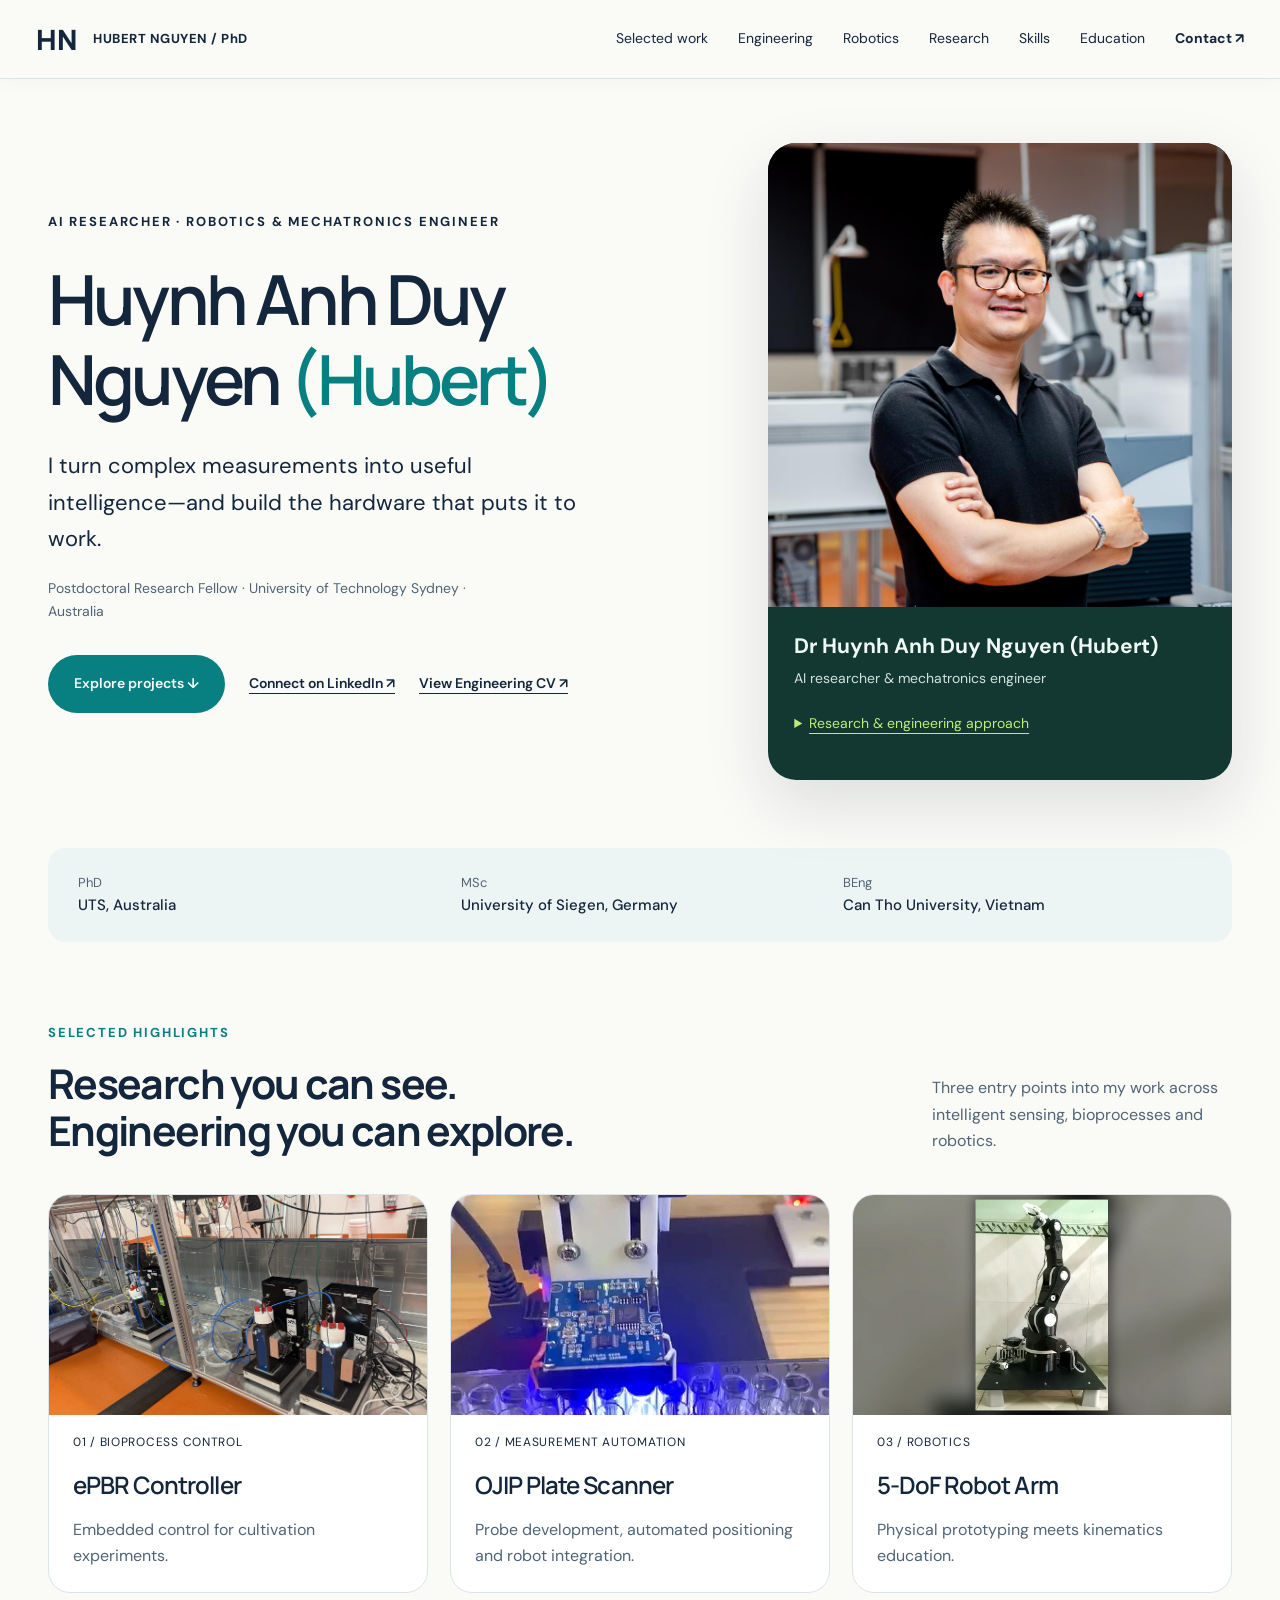
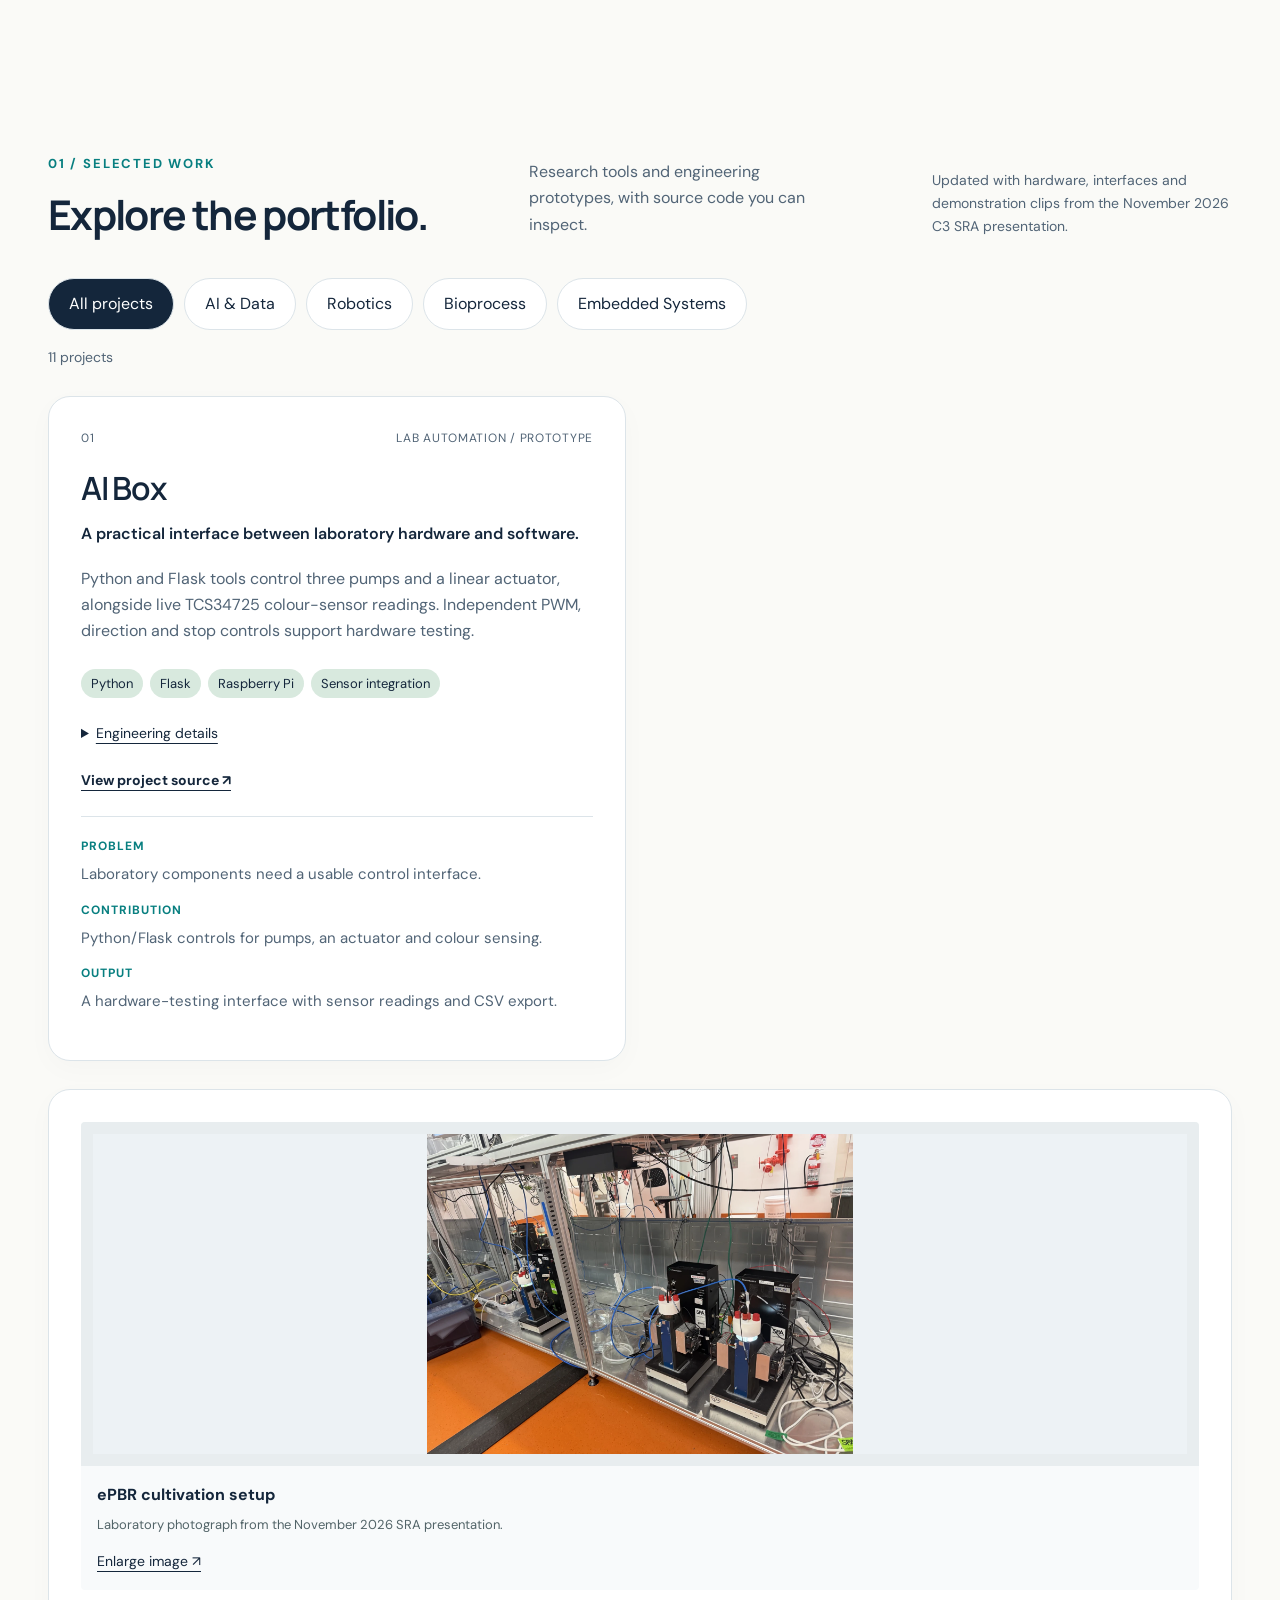
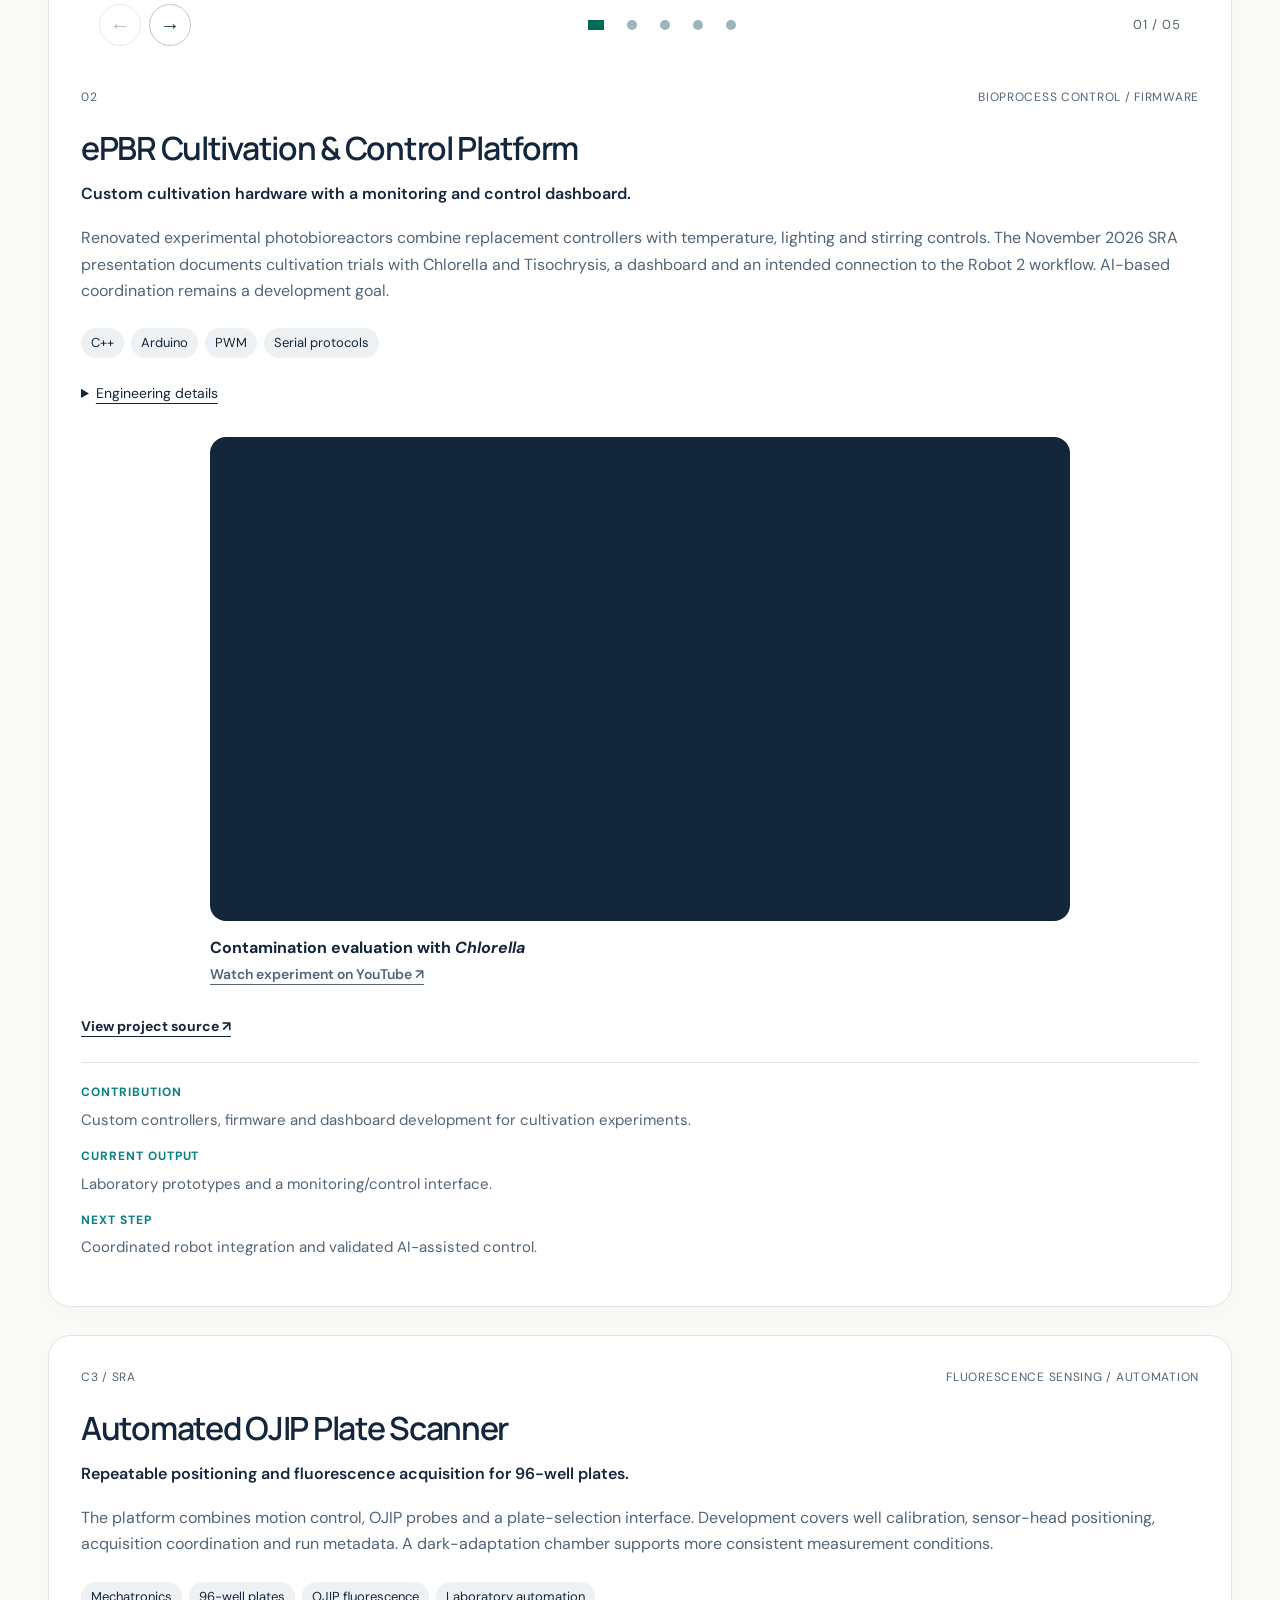
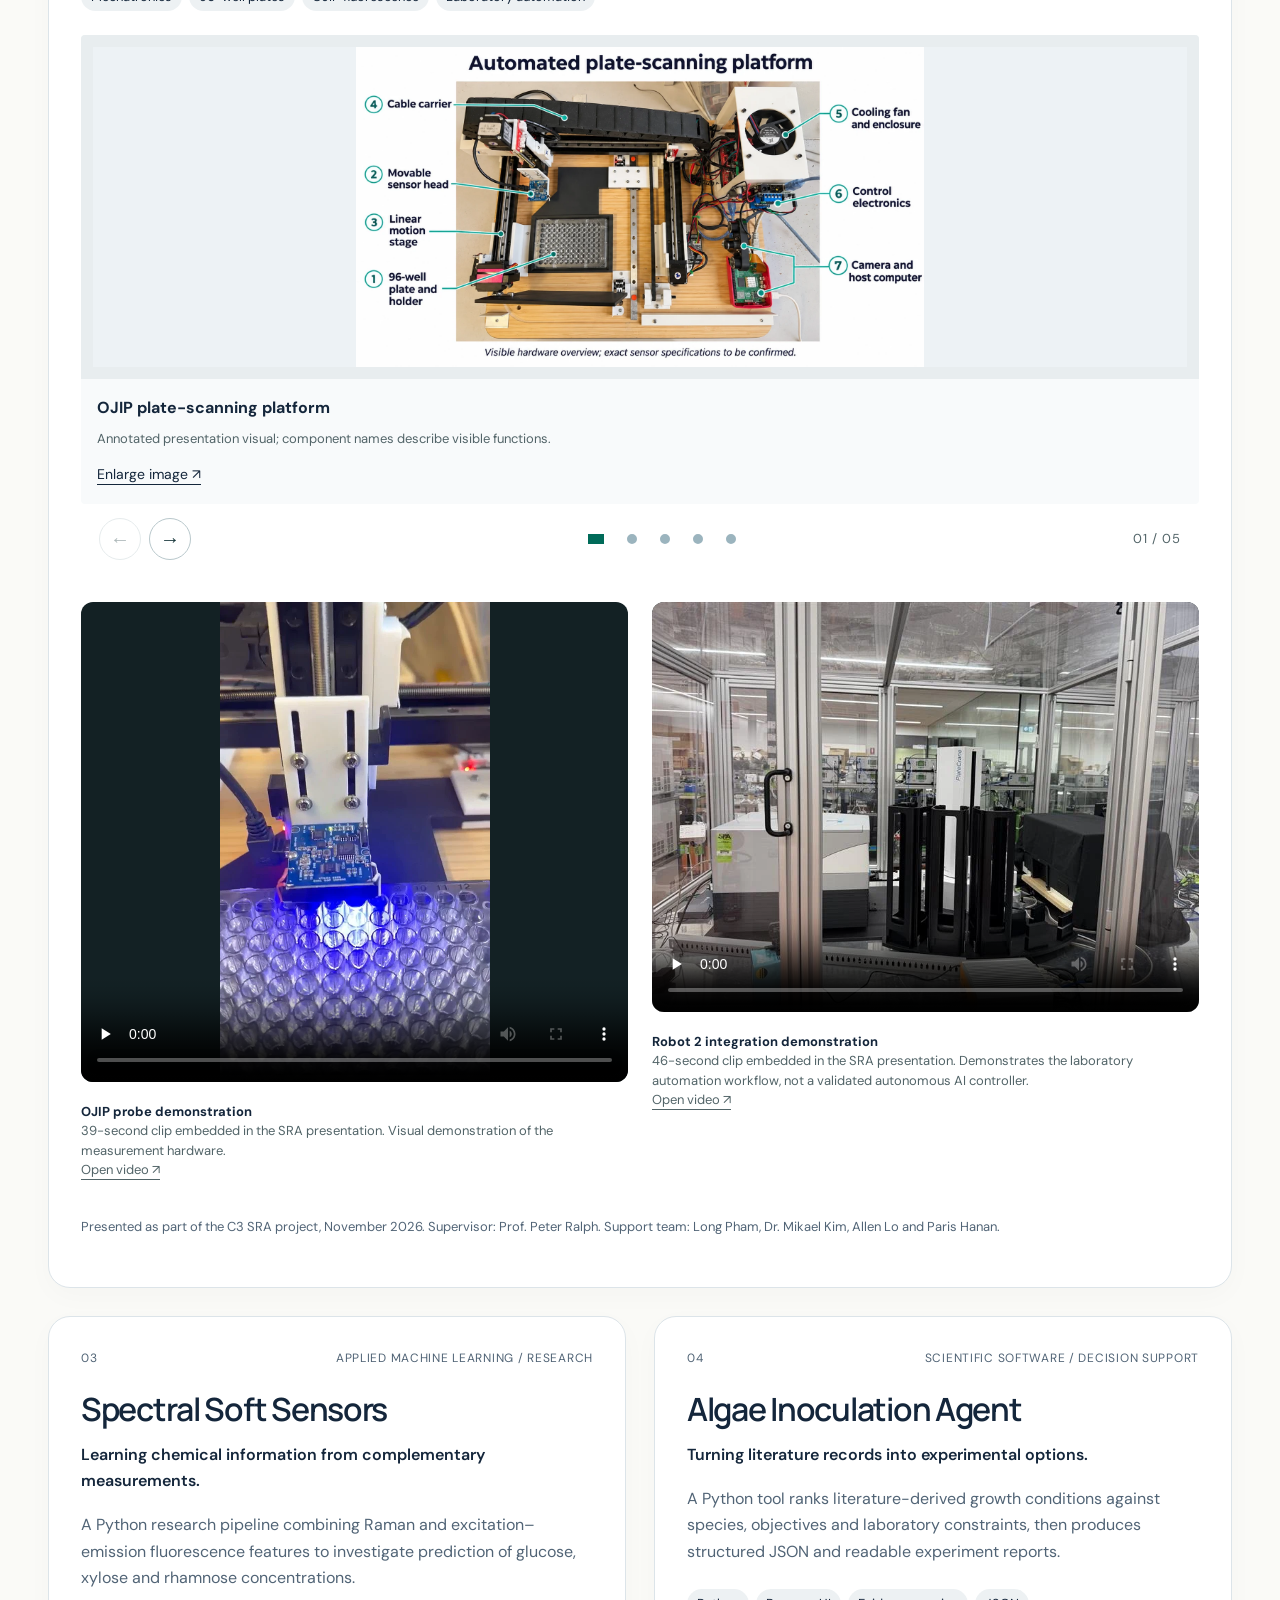
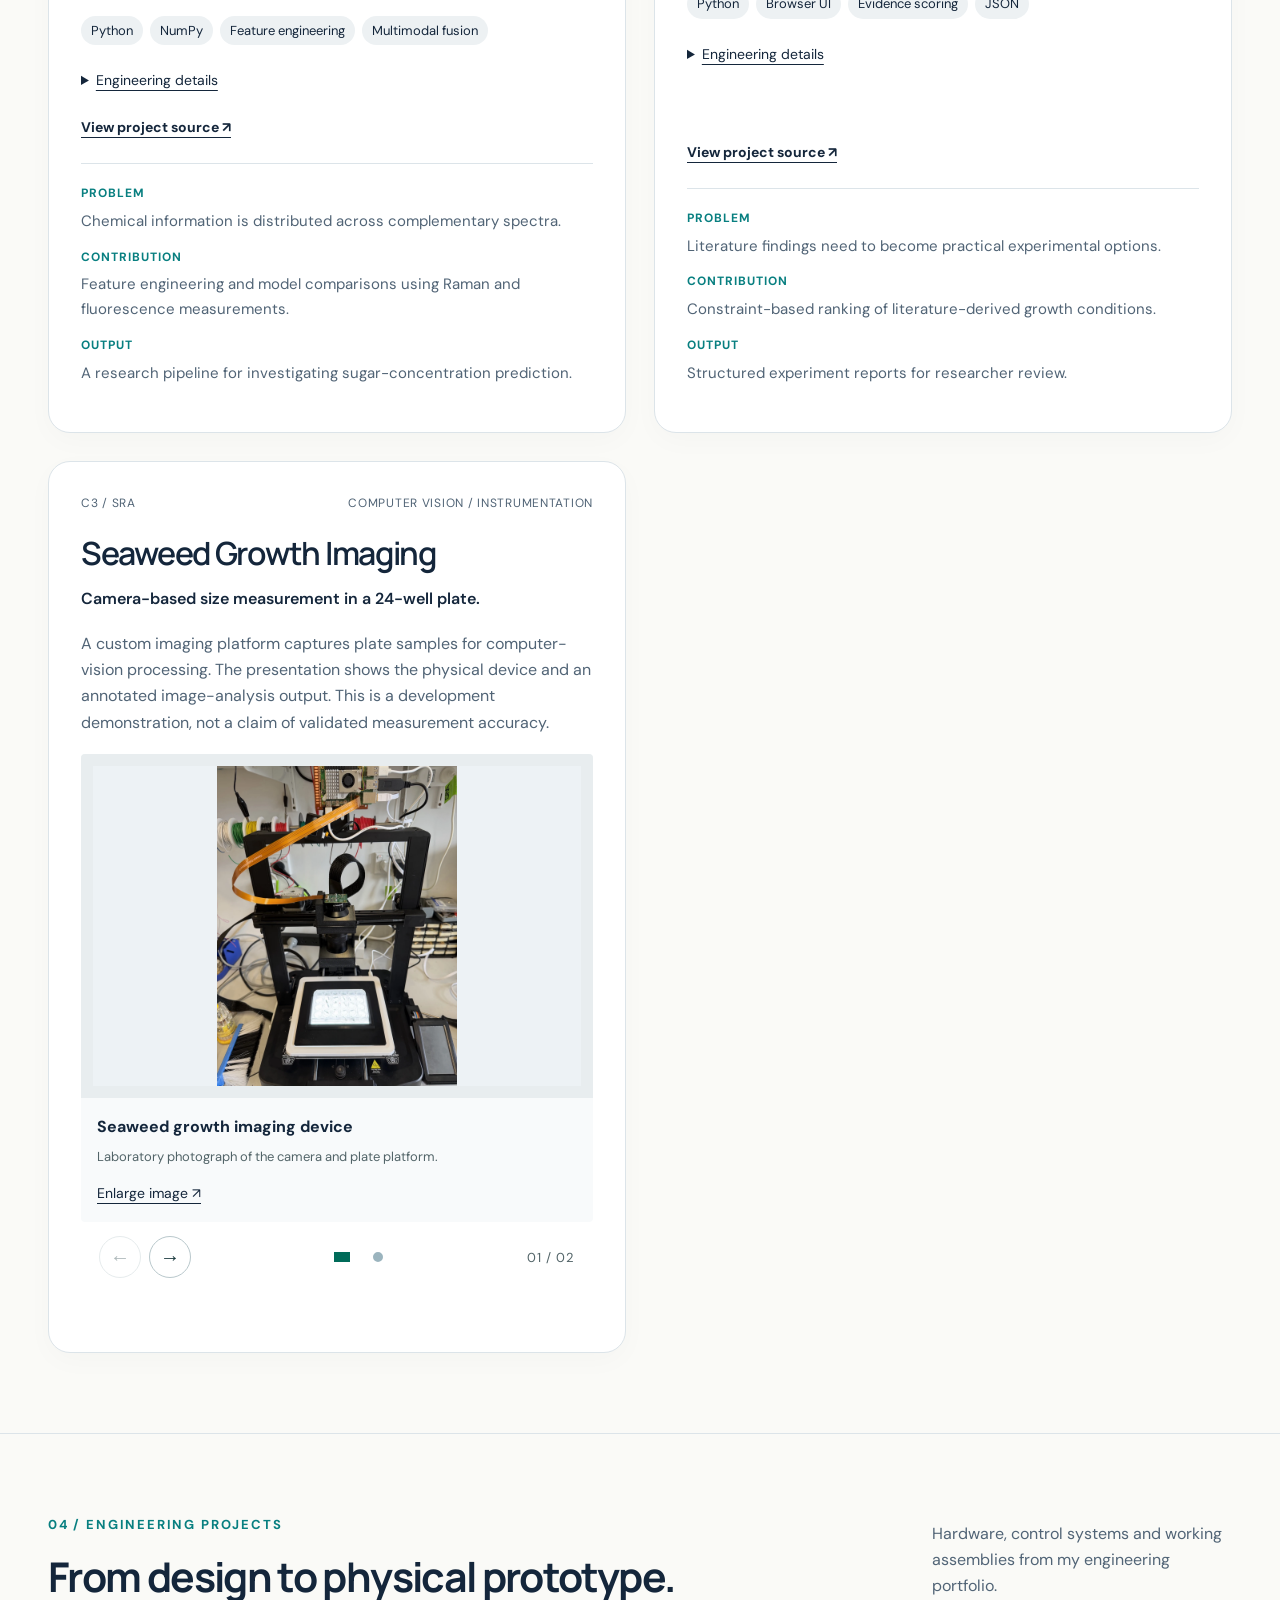
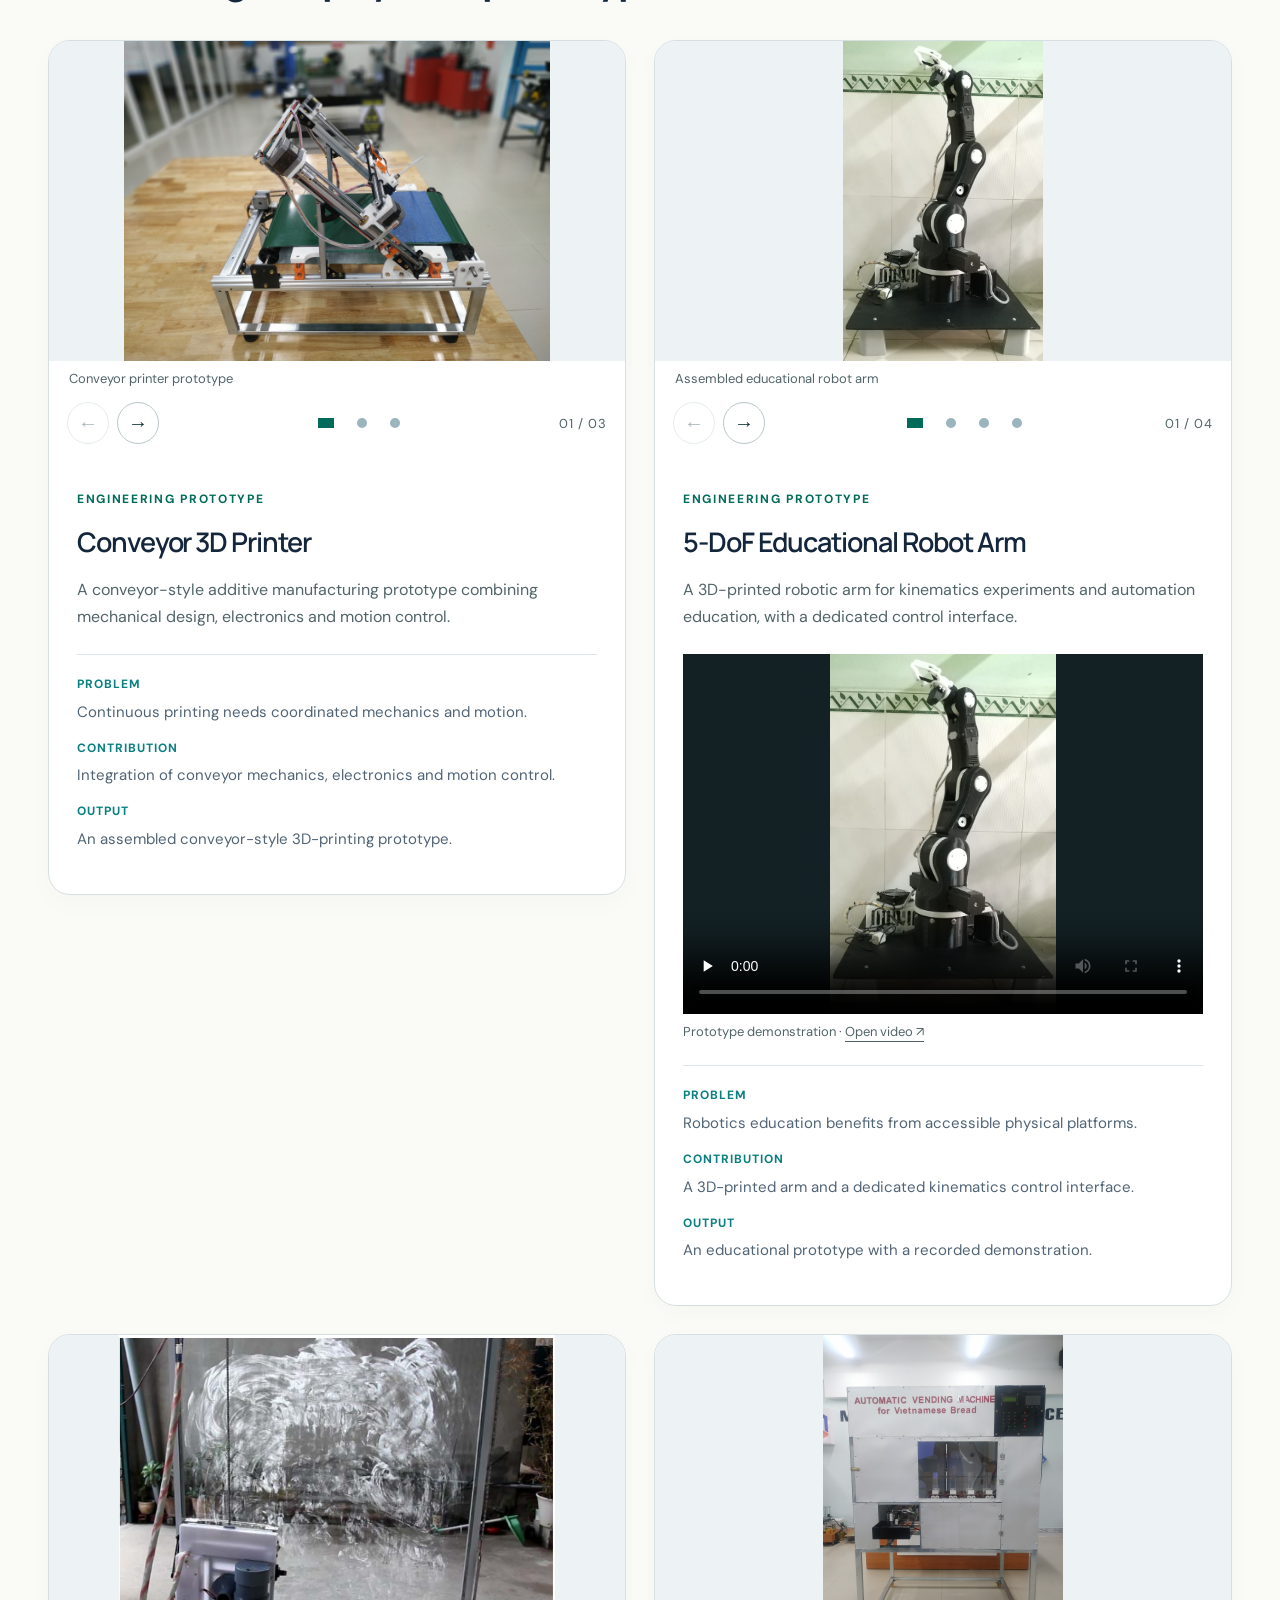
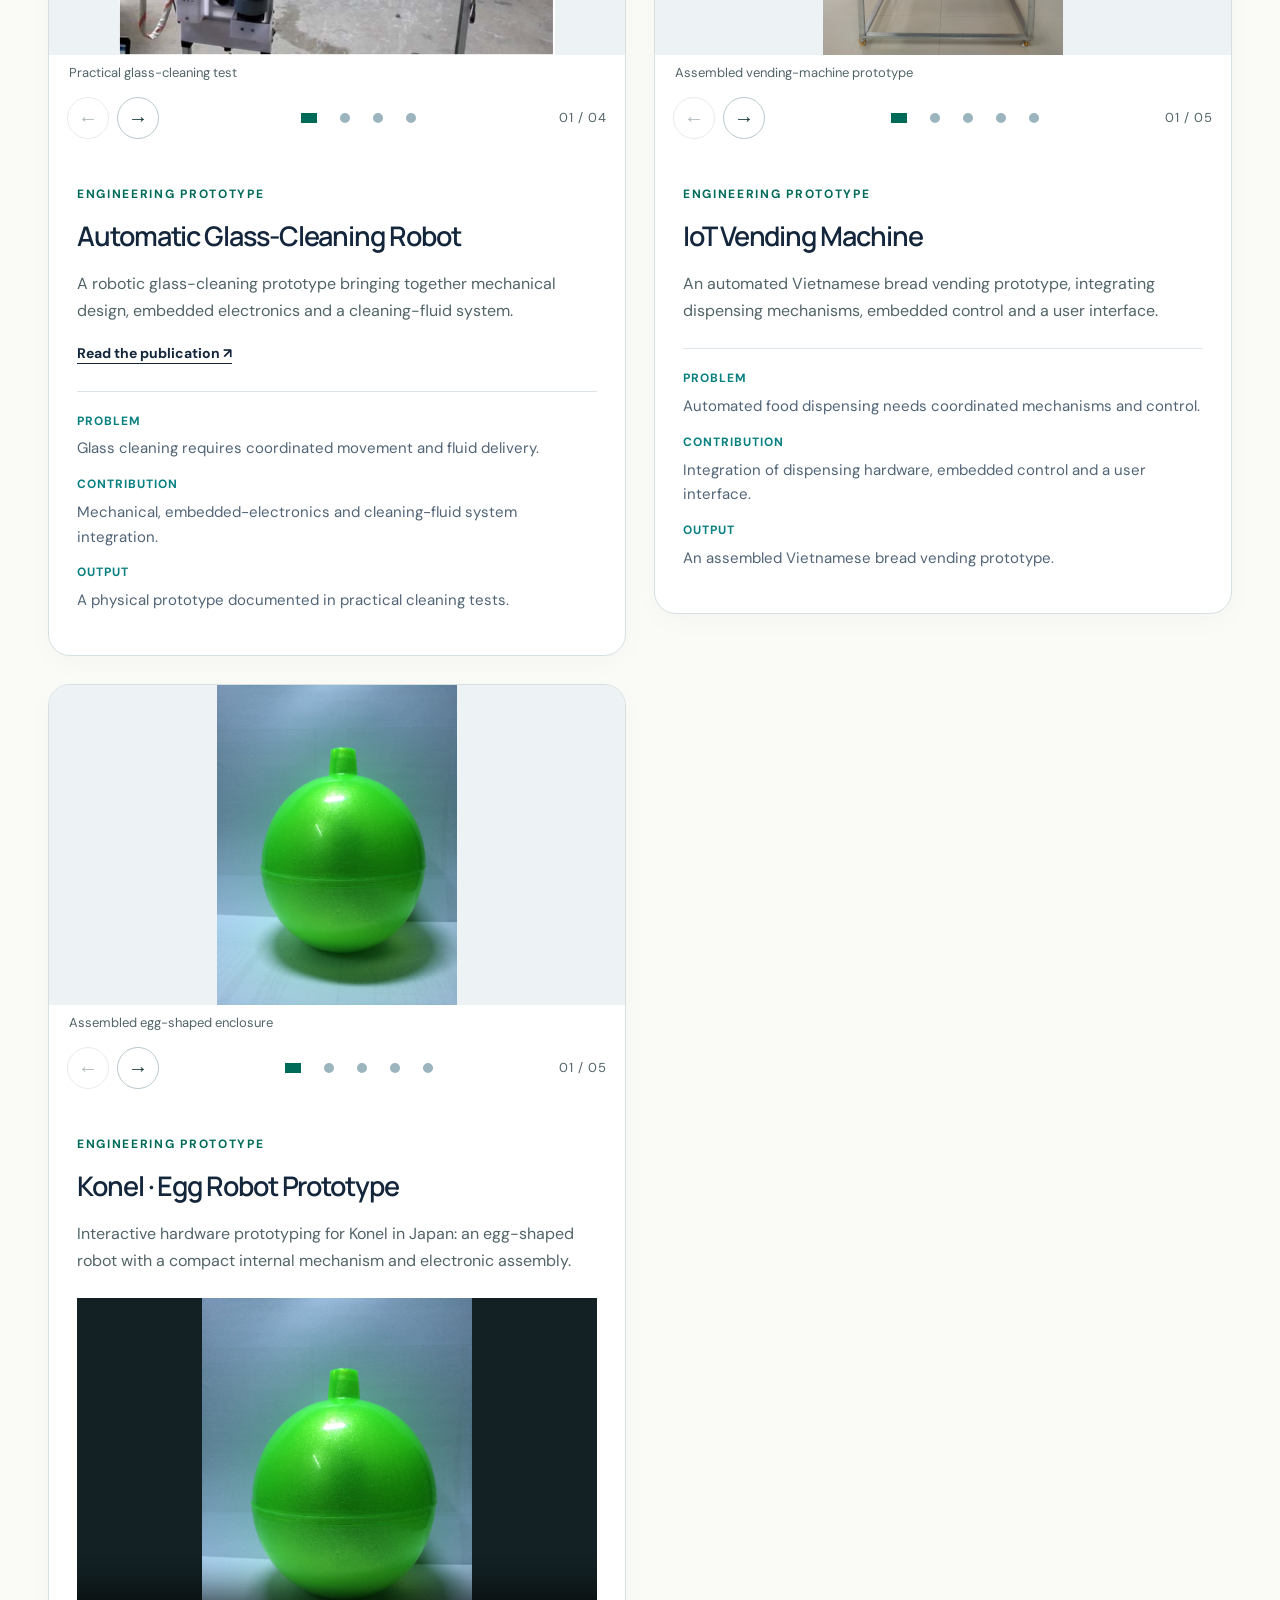
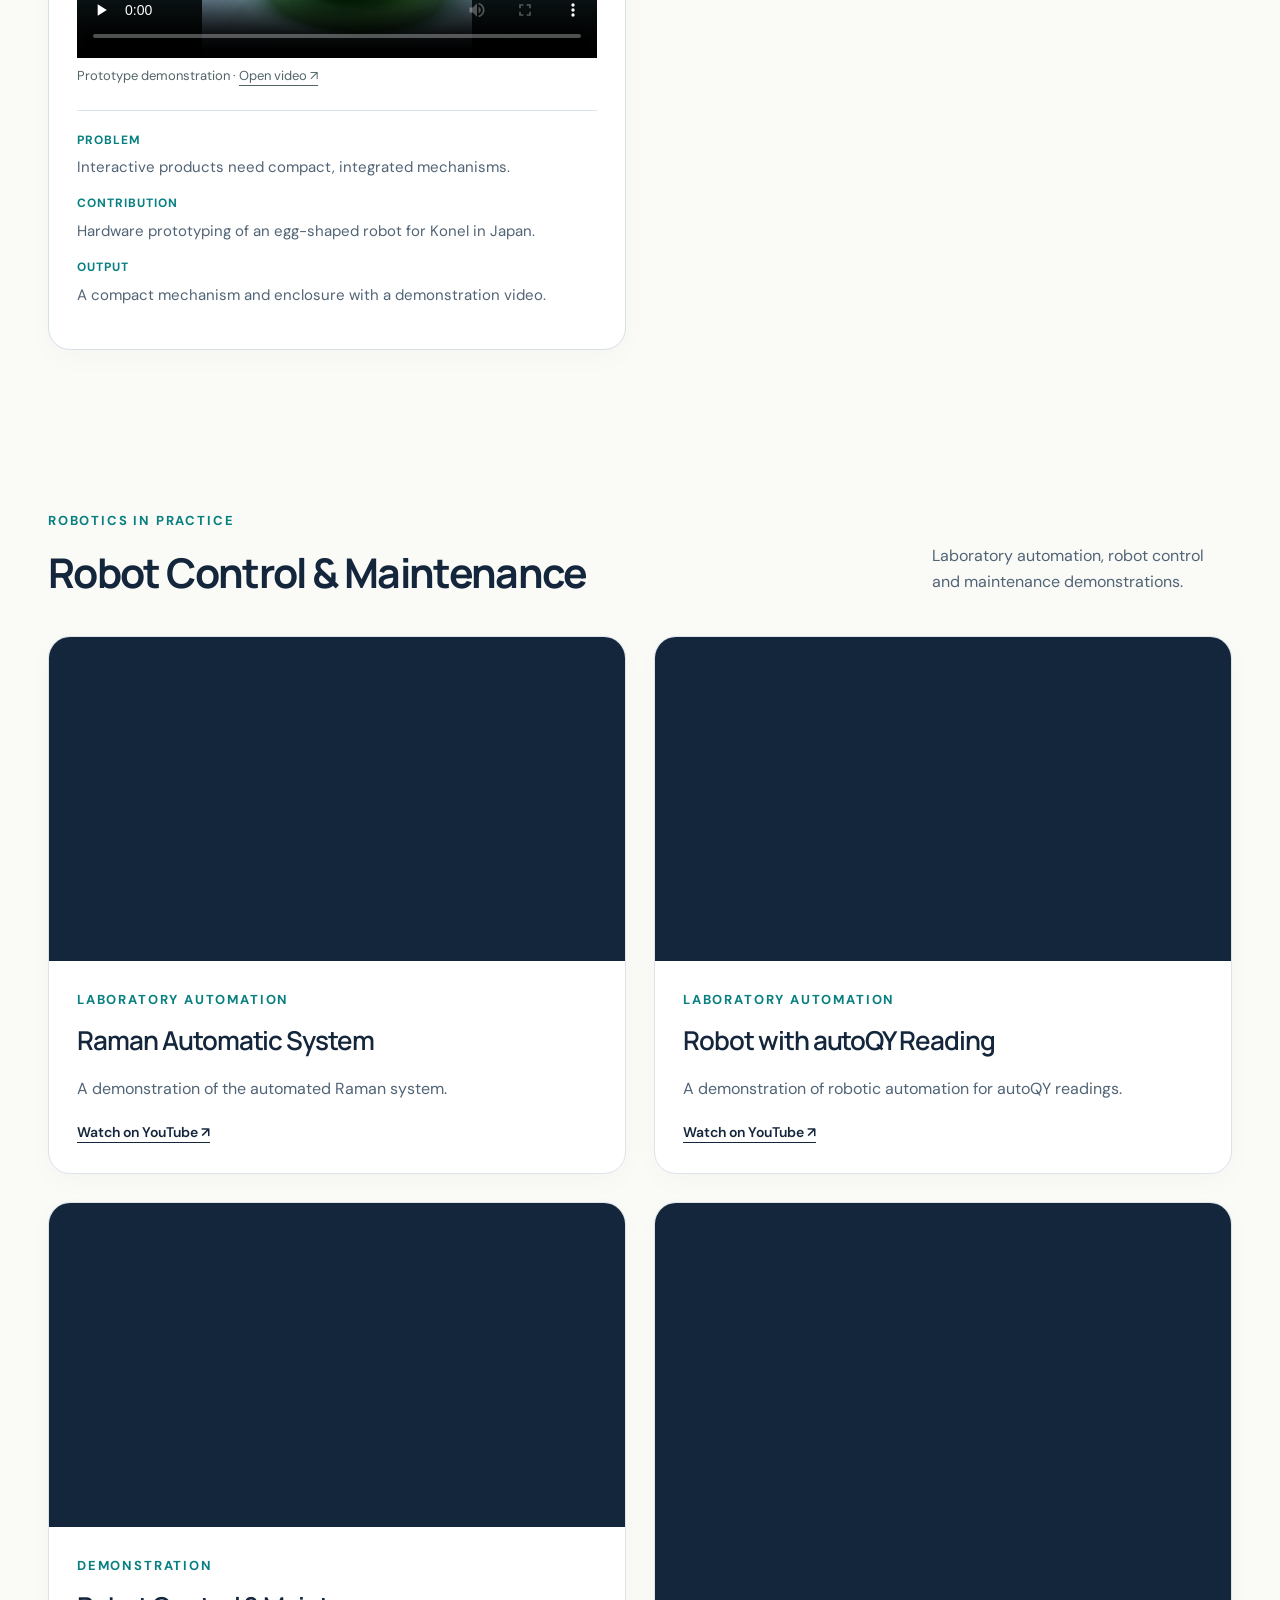
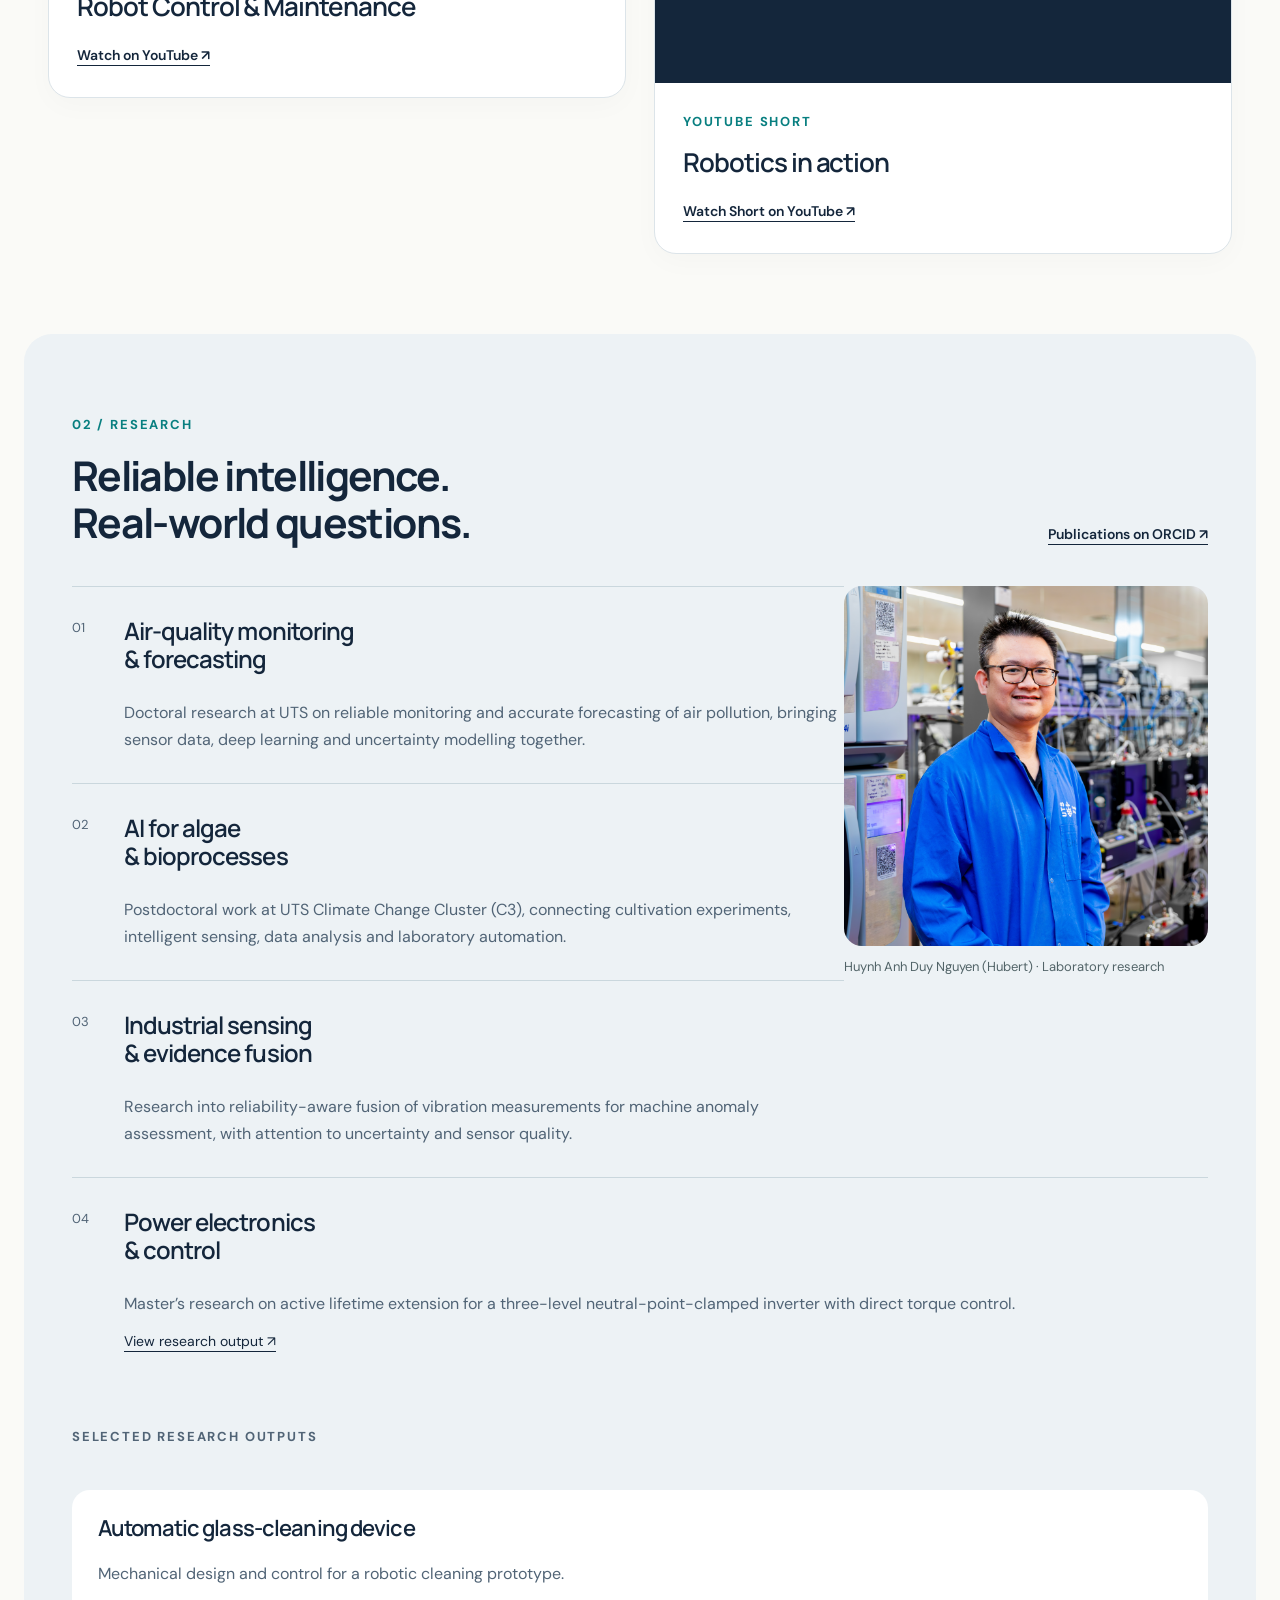
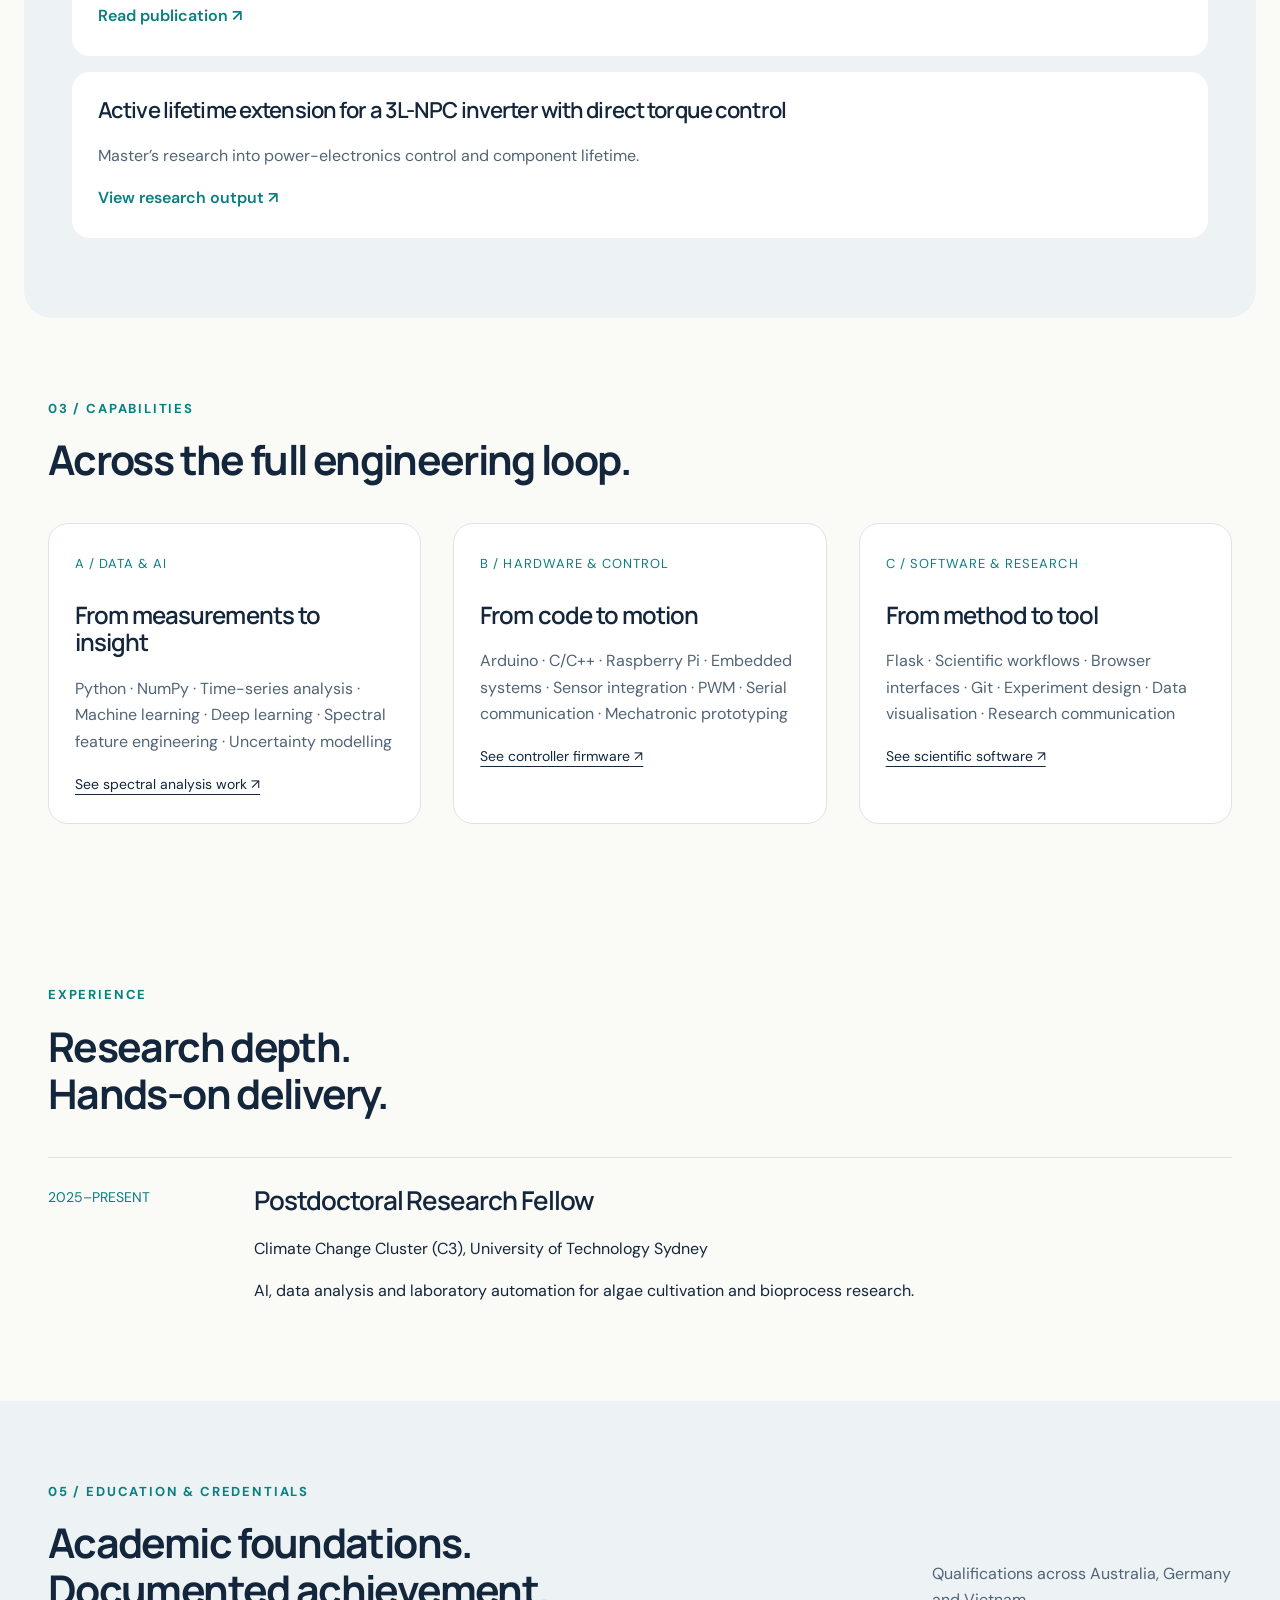
<file: index.html>
<!DOCTYPE html>

<html lang="en">
<head>
<meta charset="utf-8"/>
<meta content="width=device-width, initial-scale=1" name="viewport"/>
<title>Dr Huynh Anh Duy Nguyen (Hubert) | AI, Research &amp; Mechatronics</title>
<meta content="Dr Huynh Anh Duy Nguyen (Hubert) — applied AI, scientific software, embedded systems and mechatronics. Explore research and engineering projects." name="description"/>
<link href="styles.css" rel="stylesheet"/>
<style>
/* Robot control and maintenance video showcase */
.epbr-evaluation-video{margin:8px 0 28px;max-width:860px;width:100%;align-self:center}
.epbr-evaluation-video .robot-player{border-radius:16px;overflow:hidden}
.epbr-evaluation-video figcaption{margin-top:14px;color:var(--muted)}
.epbr-evaluation-video strong{color:var(--ink)}
.robot-video-copy>p:not(.eyebrow){color:var(--muted)}

.robot-video-grid{display:grid;grid-template-columns:repeat(2,minmax(0,1fr));gap:28px;align-items:start}
.robot-video-card{min-width:0;background:white;border:1px solid var(--line);border-radius:22px;overflow:hidden;box-shadow:0 8px 28px #14263b06}
.robot-player{aspect-ratio:16/9;background:#14263b}
.robot-player iframe{display:block;width:100%;height:100%;border:0}
.robot-player-short{aspect-ratio:auto;display:flex;justify-content:center}
.robot-player-short iframe{width:min(100%,270px);height:auto;aspect-ratio:9/16}
.robot-video-copy{padding:28px}
.robot-video-copy .eyebrow{color:var(--accent);margin-bottom:16px}
.robot-video-copy h3{font-size:26px}
@media(max-width:700px){.robot-video-grid{grid-template-columns:1fr}.robot-video-copy{padding:22px}}
</style>
</head>
<body>
<a class="skip" href="#main">Skip to content</a>
<header>
<a class="brand" href="#">HN<span>HUBERT NGUYEN / PhD</span>
</a>
<button aria-controls="main-nav" aria-expanded="false" class="menu-toggle">Menu</button><nav aria-label="Main navigation" id="main-nav">
<a href="#work">Selected work</a>
<a href="#hardware">Engineering</a>
<a href="#robot-control">Robotics</a>
<a href="#research">Research</a>
<a href="#skills">Skills</a>
<a href="#education">Education</a>
<a class="contact-link" href="#contact">Contact ↗</a>
</nav>
</header>
<main id="main">
<section class="hero">
<div>
<p class="eyebrow">AI RESEARCHER · ROBOTICS &amp; MECHATRONICS ENGINEER</p>
<h1>Huynh Anh Duy<br/>Nguyen <em>(Hubert)</em></h1>
<p class="intro">I turn complex measurements into useful intelligence—and build the hardware that puts it to work.</p>
<p class="location">Postdoctoral Research Fellow · University of Technology Sydney · Australia</p>
<div class="actions">
<a class="button" href="#work">Explore projects ↓</a>
<a class="text-link" href="https://www.linkedin.com/in/huynh-anh-duy-nguyen/">Connect on LinkedIn ↗</a>
<a class="text-link" href="documents/CV_Engineering_AI_Robotics_2026.html">View Engineering CV ↗</a></div>
</div>
<aside class="hero-aside portrait-aside">
<img alt="Dr Huynh Anh Duy Nguyen (Hubert) standing in a robotics laboratory" class="profile-portrait" fetchpriority="high" height="1024" src="images/duy-nguyen-portrait.jpg" width="1024"/>
<div class="portrait-caption">
<strong>Dr Huynh Anh Duy Nguyen (Hubert)</strong>
<span>AI researcher &amp; mechatronics engineer</span>
</div>
<details class="portrait-approach">
<summary>Research &amp; engineering approach</summary>
<p class="eyebrow">RESEARCH ↔ ENGINEERING</p>
<div class="discipline">
<span>01 / UNDERSTAND</span>
<h2>Model the signal.</h2>
<p>Time-series forecasting, spectral analysis and uncertainty-aware machine learning.</p>
</div>
<div class="discipline">
<span>02 / BUILD</span>
<h2>Connect the physical.</h2>
<p>Embedded controllers, sensor integration and automated laboratory workflows.</p>
</div>
<div class="discipline">
<span>03 / TRANSLATE</span>
<h2>Make it usable.</h2>
<p>Scientific software and interfaces that bring research into everyday practice.</p>
</div>
<a href="https://github.com/nhaduy99">Explore the code on GitHub ↗</a>
</details>
</aside>
</section>
<div class="credentials">
<span>PhD <strong>UTS, Australia</strong>
</span>
<span>MSc <strong>University of Siegen, Germany</strong>
</span>
<span>BEng <strong>Can Tho University, Vietnam</strong>
</span>
</div>
<section class="featured-overview"><div class="section-head"><div><p class="eyebrow">SELECTED HIGHLIGHTS</p><h2>Research you can see.<br/>Engineering you can explore.</h2></div><p>Three entry points into my work across intelligent sensing, bioprocesses and robotics.</p></div><div class="highlight-grid"><a href="#epbr"><img alt="ePBR laboratory system" src="images/c3-sra-2026/epbr-cultivation.webp"/><span>01 / BIOPROCESS CONTROL</span><h3>ePBR Controller</h3><p>Embedded control for cultivation experiments.</p></a><a href="#ojip-platform"><img alt="OJIP probe illuminating a well plate" src="images/c3-sra-2026/ojip-blue-illumination.webp"/><span>02 / MEASUREMENT AUTOMATION</span><h3>OJIP Plate Scanner</h3><p>Probe development, automated positioning and robot integration.</p></a><a href="#educational-robot-arm"><img alt="Educational robotic arm" src="images/thumbnails/educational-robot-arm.webp"/><span>03 / ROBOTICS</span><h3>5-DoF Robot Arm</h3><p>Physical prototyping meets kinematics education.</p></a></div></section><section id="work">
<div class="section-head">
<div>
<p class="eyebrow">01 / SELECTED WORK</p>
<h2>Explore the portfolio.</h2>
</div>
<p>Research tools and engineering prototypes, with source code you can inspect.</p>
<p class="sra-update">Updated with hardware, interfaces and demonstration clips from the November 2026 C3 SRA presentation.</p></div>
<div aria-label="Filter projects" class="project-filters" role="group"><button aria-pressed="true" data-filter="all" type="button">All projects</button><button aria-pressed="false" data-filter="ai" type="button">AI &amp; Data</button><button aria-pressed="false" data-filter="robotics" type="button">Robotics</button><button aria-pressed="false" data-filter="bioprocess" type="button">Bioprocess</button><button aria-pressed="false" data-filter="embedded" type="button">Embedded Systems</button></div><p aria-live="polite" class="filter-count"></p><div class="projects">
<article class="project featured" data-category="bioprocess embedded" id="project-0">
<div class="project-top">
<span>01</span>
<span>LAB AUTOMATION / PROTOTYPE</span>
</div>
<h3>AI Box</h3>
<p class="project-lead">A practical interface between laboratory hardware and software.</p>
<p>Python and Flask tools control three pumps and a linear actuator, alongside live TCS34725 colour-sensor readings. Independent PWM, direction and stop controls support hardware testing.</p>
<div class="tags">
<span>Python</span>
<span>Flask</span>
<span>Raspberry Pi</span>
<span>Sensor integration</span>
</div>
<details>
<summary>Engineering details</summary>
<p>The repository includes dry-run operation when the MotorKit driver is unavailable, standalone sensor tests and CSV export. Hardware validation and calibration are part of the prototype workflow.</p>
</details>
<a class="project-link" href="https://github.com/nhaduy99/AI_box">View project source ↗</a>
<dl class="project-story"><div><dt>Problem</dt><dd>Laboratory components need a usable control interface.</dd></div><div><dt>Contribution</dt><dd>Python/Flask controls for pumps, an actuator and colour sensing.</dd></div><div><dt>Output</dt><dd>A hardware-testing interface with sensor readings and CSV export.</dd></div></dl></article>
<article class="project epbr-project" data-category="bioprocess embedded" id="epbr"><div aria-label="ePBR project gallery" class="epbr-gallery"><figure><a aria-label="Enlarge ePBR cultivation setup" href="images/c3-sra-2026/epbr-cultivation.webp"><img alt="ePBR cultivation setup" decoding="async" loading="lazy" src="images/c3-sra-2026/epbr-cultivation.webp"/></a><figcaption><strong>ePBR cultivation setup</strong><span>Laboratory photograph from the November 2026 SRA presentation.</span><a href="images/c3-sra-2026/epbr-cultivation.webp">Enlarge image ↗</a></figcaption></figure><figure><a aria-label="Enlarge Parallel cultivation units" href="images/c3-sra-2026/epbr-pair.webp"><img alt="Parallel cultivation units" decoding="async" loading="lazy" src="images/c3-sra-2026/epbr-pair.webp"/></a><figcaption><strong>Parallel cultivation units</strong><span>Laboratory photograph of the two ePBR units.</span><a href="images/c3-sra-2026/epbr-pair.webp">Enlarge image ↗</a></figcaption></figure><figure><a aria-label="Enlarge Replacement controller hardware" href="images/c3-sra-2026/epbr-controller-hardware.webp"><img alt="Replacement controller hardware" decoding="async" loading="lazy" src="images/c3-sra-2026/epbr-controller-hardware.webp"/></a><figcaption><strong>Replacement controller hardware</strong><span>Prototype controllers shown in the SRA presentation.</span><a href="images/c3-sra-2026/epbr-controller-hardware.webp">Enlarge image ↗</a></figcaption></figure><figure><a aria-label="Enlarge ePBR monitoring and control dashboard" href="images/c3-sra-2026/epbr-dashboard.webp"><img alt="ePBR monitoring and control dashboard" decoding="async" loading="lazy" src="images/c3-sra-2026/epbr-dashboard.webp"/></a><figcaption><strong>ePBR monitoring and control dashboard</strong><span>Interface screenshot. OD680, QY and CO₂ are shown as not connected in this capture.</span><a href="images/c3-sra-2026/epbr-dashboard.webp">Enlarge image ↗</a></figcaption></figure><figure><a aria-label="Enlarge Proposed reactor-array integration" href="images/c3-sra-2026/proposed-robot-reactor-array.webp"><img alt="Proposed reactor-array integration" decoding="async" loading="lazy" src="images/c3-sra-2026/proposed-robot-reactor-array.webp"/></a><figcaption><strong>Proposed reactor-array integration</strong><span>Concept visualisation, not a photograph or evidence of completed integration.</span><a href="images/c3-sra-2026/proposed-robot-reactor-array.webp">Enlarge image ↗</a></figcaption></figure></div>
<div class="project-top">
<span>02</span>
<span>BIOPROCESS CONTROL / FIRMWARE</span>
</div>
<h3>ePBR Cultivation &amp; Control Platform</h3>
<p class="project-lead">Custom cultivation hardware with a monitoring and control dashboard.</p>
<p>Renovated experimental photobioreactors combine replacement controllers with temperature, lighting and stirring controls. The November 2026 SRA presentation documents cultivation trials with Chlorella and Tisochrysis, a dashboard and an intended connection to the Robot 2 workflow. AI-based coordination remains a development goal.</p>
<div class="tags">
<span>C++</span>
<span>Arduino</span>
<span>PWM</span>
<span>Serial protocols</span>
</div>
<details>
<summary>Engineering details</summary>
<p>Includes bounded command parsing, immediate and newline-terminated commands, and initial output states. Temperature conversion uses a configurable calibration model that must be calibrated for the actual hardware.</p>
</details>
<figure class="epbr-evaluation-video" id="epbr-contamination">
<div class="robot-player"><iframe allow="accelerometer; autoplay; clipboard-write; encrypted-media; gyroscope; picture-in-picture; web-share" allowfullscreen="" loading="lazy" referrerpolicy="strict-origin-when-cross-origin" src="https://www.youtube-nocookie.com/embed/zQ9TZ4EXziA" title="ePBR — contamination evaluation with Chlorella"></iframe></div>
<figcaption><strong>Contamination evaluation with <i>Chlorella</i></strong><br/>
<a class="text-link" href="https://www.youtube.com/watch?v=zQ9TZ4EXziA" rel="noopener noreferrer" target="_blank">Watch experiment on YouTube ↗</a></figcaption>
</figure>
<a class="project-link" href="https://github.com/nhaduy99/ePBR">View project source ↗</a>
<dl class="project-story"><div><dt>Contribution</dt><dd>Custom controllers, firmware and dashboard development for cultivation experiments.</dd></div><div><dt>Current output</dt><dd>Laboratory prototypes and a monitoring/control interface.</dd></div><div><dt>Next step</dt><dd>Coordinated robot integration and validated AI-assisted control.</dd></div></dl></article><article class="project epbr-project" data-category="bioprocess embedded robotics" id="ojip-platform"><div class="project-top"><span>C3 / SRA</span><span>FLUORESCENCE SENSING / AUTOMATION</span></div><h3>Automated OJIP Plate Scanner</h3><p class="project-lead">Repeatable positioning and fluorescence acquisition for 96-well plates.</p><p>The platform combines motion control, OJIP probes and a plate-selection interface. Development covers well calibration, sensor-head positioning, acquisition coordination and run metadata. A dark-adaptation chamber supports more consistent measurement conditions.</p><div class="tags"><span>Mechatronics</span><span>96-well plates</span><span>OJIP fluorescence</span><span>Laboratory automation</span></div><div class="epbr-gallery"><figure><a aria-label="Enlarge OJIP plate-scanning platform" href="images/c3-sra-2026/ojip-platform-annotated.webp"><img alt="OJIP plate-scanning platform" decoding="async" loading="lazy" src="images/c3-sra-2026/ojip-platform-annotated.webp"/></a><figcaption><strong>OJIP plate-scanning platform</strong><span>Annotated presentation visual; component names describe visible functions.</span><a href="images/c3-sra-2026/ojip-platform-annotated.webp">Enlarge image ↗</a></figcaption></figure><figure><a aria-label="Enlarge Probe during blue illumination" href="images/c3-sra-2026/ojip-blue-illumination.webp"><img alt="Probe during blue illumination" decoding="async" loading="lazy" src="images/c3-sra-2026/ojip-blue-illumination.webp"/></a><figcaption><strong>Probe during blue illumination</strong><span>Photograph from the probe demonstration.</span><a href="images/c3-sra-2026/ojip-blue-illumination.webp">Enlarge image ↗</a></figcaption></figure><figure><a aria-label="Enlarge Plate-selection and calibration interface" href="images/c3-sra-2026/ojip-control-interface.webp"><img alt="Plate-selection and calibration interface" decoding="async" loading="lazy" src="images/c3-sra-2026/ojip-control-interface.webp"/></a><figcaption><strong>Plate-selection and calibration interface</strong><span>Screenshot of the OJIP control workspace and camera view.</span><a href="images/c3-sra-2026/ojip-control-interface.webp">Enlarge image ↗</a></figcaption></figure><figure><a aria-label="Enlarge Dark-adaptation chamber" href="images/c3-sra-2026/ojip-dark-adaptation-chamber.webp"><img alt="Dark-adaptation chamber" decoding="async" loading="lazy" src="images/c3-sra-2026/ojip-dark-adaptation-chamber.webp"/></a><figcaption><strong>Dark-adaptation chamber</strong><span>Photograph of the enclosure around the scanning platform.</span><a href="images/c3-sra-2026/ojip-dark-adaptation-chamber.webp">Enlarge image ↗</a></figcaption></figure><figure><a aria-label="Enlarge OJIP v2.0 prototype" href="images/c3-sra-2026/ojip-v2-prototype.webp"><img alt="OJIP v2.0 prototype" decoding="async" loading="lazy" src="images/c3-sra-2026/ojip-v2-prototype.webp"/></a><figcaption><strong>OJIP v2.0 prototype</strong><span>A further platform development shown in the presentation.</span><a href="images/c3-sra-2026/ojip-v2-prototype.webp">Enlarge image ↗</a></figcaption></figure></div><div class="sra-video-grid"><figure class="hardware-video"><video aria-label="OJIP probe demonstration" controls="" playsinline="" poster="images/c3-sra-2026/ojip-blue-illumination.webp" preload="none"><source src="assets/media/projects/ojip/videos/ojip-probe-demo.mp4" type="video/mp4"/>Your browser does not support embedded video.</video><figcaption><strong>OJIP probe demonstration</strong><br/>39-second clip embedded in the SRA presentation. Visual demonstration of the measurement hardware.<br/><a href="assets/media/projects/ojip/videos/ojip-probe-demo.mp4">Open video ↗</a></figcaption></figure><figure class="hardware-video"><video aria-label="Robot 2 integration demonstration" controls="" playsinline="" poster="images/c3-sra-2026/robot-2-laboratory.webp" preload="none"><source src="assets/media/projects/ojip/videos/robot-2-integration-demo.mp4" type="video/mp4"/>Your browser does not support embedded video.</video><figcaption><strong>Robot 2 integration demonstration</strong><br/>46-second clip embedded in the SRA presentation. Demonstrates the laboratory automation workflow, not a validated autonomous AI controller.<br/><a href="assets/media/projects/ojip/videos/robot-2-integration-demo.mp4">Open video ↗</a></figcaption></figure></div><p class="sra-source">Presented as part of the C3 SRA project, November 2026. Supervisor: Prof. Peter Ralph. Support team: Long Pham, Dr. Mikael Kim, Allen Lo and Paris Hanan.</p></article>
<article class="project" data-category="ai bioprocess" id="project-2">
<div class="project-top">
<span>03</span>
<span>APPLIED MACHINE LEARNING / RESEARCH</span>
</div>
<h3>Spectral Soft Sensors</h3>
<p class="project-lead">Learning chemical information from complementary measurements.</p>
<p>A Python research pipeline combining Raman and excitation–emission fluorescence features to investigate prediction of glucose, xylose and rhamnose concentrations.</p>
<div class="tags">
<span>Python</span>
<span>NumPy</span>
<span>Feature engineering</span>
<span>Multimodal fusion</span>
</div>
<details>
<summary>Engineering details</summary>
<p>Code supports modality merging, interpretable and full-spectrum feature sets, target parsing and model comparisons. This is research code; predictive performance depends on the dataset and validation design.</p>
</details>
<a class="project-link" href="https://github.com/nhaduy99/Soft_sesor_glucose">View project source ↗</a>
<dl class="project-story"><div><dt>Problem</dt><dd>Chemical information is distributed across complementary spectra.</dd></div><div><dt>Contribution</dt><dd>Feature engineering and model comparisons using Raman and fluorescence measurements.</dd></div><div><dt>Output</dt><dd>A research pipeline for investigating sugar-concentration prediction.</dd></div></dl></article>
<article class="project" data-category="ai bioprocess" id="project-3">
<div class="project-top">
<span>04</span>
<span>SCIENTIFIC SOFTWARE / DECISION SUPPORT</span>
</div>
<h3>Algae Inoculation Agent</h3>
<p class="project-lead">Turning literature records into experimental options.</p>
<p>A Python tool ranks literature-derived growth conditions against species, objectives and laboratory constraints, then produces structured JSON and readable experiment reports.</p>
<div class="tags">
<span>Python</span>
<span>Browser UI</span>
<span>Evidence scoring</span>
<span>JSON</span>
</div>
<details>
<summary>Engineering details</summary>
<p>Includes an interactive interface and optional Google Drive PDF import. The scoring engine consumes literature records; it does not independently search the literature, and extracted records require review.</p>
</details>
<a class="project-link" href="https://github.com/nhaduy99/Auto_literature">View project source ↗</a>
<dl class="project-story"><div><dt>Problem</dt><dd>Literature findings need to become practical experimental options.</dd></div><div><dt>Contribution</dt><dd>Constraint-based ranking of literature-derived growth conditions.</dd></div><div><dt>Output</dt><dd>Structured experiment reports for researcher review.</dd></div></dl></article><article class="project" data-category="ai bioprocess robotics" id="seaweed-imaging"><div class="project-top"><span>C3 / SRA</span><span>COMPUTER VISION / INSTRUMENTATION</span></div><h3>Seaweed Growth Imaging</h3><p class="project-lead">Camera-based size measurement in a 24-well plate.</p><p>A custom imaging platform captures plate samples for computer-vision processing. The presentation shows the physical device and an annotated image-analysis output. This is a development demonstration, not a claim of validated measurement accuracy.</p><div class="epbr-gallery"><figure><a aria-label="Enlarge Seaweed growth imaging device" href="images/c3-sra-2026/seaweed-imaging-platform.webp"><img alt="Seaweed growth imaging device" decoding="async" loading="lazy" src="images/c3-sra-2026/seaweed-imaging-platform.webp"/></a><figcaption><strong>Seaweed growth imaging device</strong><span>Laboratory photograph of the camera and plate platform.</span><a href="images/c3-sra-2026/seaweed-imaging-platform.webp">Enlarge image ↗</a></figcaption></figure><figure><a aria-label="Enlarge Processed 24-well plate image" href="images/c3-sra-2026/seaweed-image-analysis.webp"><img alt="Processed 24-well plate image" decoding="async" loading="lazy" src="images/c3-sra-2026/seaweed-image-analysis.webp"/></a><figcaption><strong>Processed 24-well plate image</strong><span>Presentation example of sample detection and size measurement.</span><a href="images/c3-sra-2026/seaweed-image-analysis.webp">Enlarge image ↗</a></figcaption></figure></div></article>
</div>
</section>
<section class="background engineering-background" id="hardware">
<div class="section-head">
<div>
<p class="eyebrow">04 / ENGINEERING PROJECTS</p>
<h2>From design to physical prototype.</h2>
</div>
<p>Hardware, control systems and working assemblies from my engineering portfolio.</p>
</div>
<div class="hardware-grid">
<article class="hardware-card" data-category="robotics embedded" id="conveyor-3d-printer"><div class="hardware-gallery">
<figure>
<a href="images/projects/media-0.jpg" rel="noopener" target="_blank">
<img alt="Conveyor printer prototype" decoding="async" loading="lazy" src="images/projects/media-0.jpg"/>
</a>
<figcaption>Conveyor printer prototype</figcaption>
</figure>
<figure>
<a href="images/projects/media-1.jpg" rel="noopener" target="_blank">
<img alt="Print head and conveyor assembly" decoding="async" loading="lazy" src="images/projects/media-1.jpg"/>
</a>
<figcaption>Print head and conveyor assembly</figcaption>
</figure>
<figure>
<a href="images/projects/media-2.jpg" rel="noopener" target="_blank">
<img alt="Mechanical design rendering" decoding="async" loading="lazy" src="images/projects/media-2.jpg"/>
</a>
<figcaption>Mechanical design rendering</figcaption>
</figure>
</div>
<div class="hardware-copy">
<p class="eyebrow">ENGINEERING PROTOTYPE</p>
<h3>Conveyor 3D Printer</h3>
<p>A conveyor-style additive manufacturing prototype combining mechanical design, electronics and motion control.</p>
<dl class="project-story"><div><dt>Problem</dt><dd>Continuous printing needs coordinated mechanics and motion.</dd></div><div><dt>Contribution</dt><dd>Integration of conveyor mechanics, electronics and motion control.</dd></div><div><dt>Output</dt><dd>An assembled conveyor-style 3D-printing prototype.</dd></div></dl></div>
</article>
<article class="hardware-card" data-category="robotics embedded" id="educational-robot-arm"><div class="hardware-gallery">
<figure>
<a href="images/projects/media-6.jpg" rel="noopener" target="_blank">
<img alt="Assembled educational robot arm" decoding="async" loading="lazy" src="images/projects/media-6.jpg"/>
</a>
<figcaption>Assembled educational robot arm</figcaption>
</figure>
<figure>
<a href="images/projects/media-5.jpg" rel="noopener" target="_blank">
<img alt="Joint, gripper and base detail" decoding="async" loading="lazy" src="images/projects/media-5.jpg"/>
</a>
<figcaption>Joint, gripper and base detail</figcaption>
</figure>
<figure>
<a href="images/projects/media-4.jpg" rel="noopener" target="_blank">
<img alt="Controller and motor-driver assembly" decoding="async" loading="lazy" src="images/projects/media-4.jpg"/>
</a>
<figcaption>Controller and motor-driver assembly</figcaption>
</figure>
<figure>
<a href="images/projects/media-3.png" rel="noopener" target="_blank">
<img alt="Forward-kinematics control interface" decoding="async" loading="lazy" src="images/projects/media-3.png"/>
</a>
<figcaption>Forward-kinematics control interface</figcaption>
</figure>
</div>
<div class="hardware-copy">
<p class="eyebrow">ENGINEERING PROTOTYPE</p>
<h3>5-DoF Educational Robot Arm</h3>
<p>A 3D-printed robotic arm for kinematics experiments and automation education, with a dedicated control interface.</p>
<figure class="hardware-video">
<video aria-label="5-DoF Educational Robot Arm demonstration video" controls="" playsinline="" poster="images/projects/media-6.jpg" preload="none">
<source src="images/projects/media-7.mp4" type="video/mp4"/>Your browser does not support embedded video.</video>
<figcaption>Prototype demonstration · <a href="images/projects/media-7.mp4" rel="noopener" target="_blank">Open video ↗</a>
</figcaption>
</figure>
<dl class="project-story"><div><dt>Problem</dt><dd>Robotics education benefits from accessible physical platforms.</dd></div><div><dt>Contribution</dt><dd>A 3D-printed arm and a dedicated kinematics control interface.</dd></div><div><dt>Output</dt><dd>An educational prototype with a recorded demonstration.</dd></div></dl></div>
</article>
<article class="hardware-card" data-category="robotics embedded" id="glass-cleaning-robot"><div class="hardware-gallery">
<figure>
<a href="images/projects/media-11.png" rel="noopener" target="_blank">
<img alt="Practical glass-cleaning test" decoding="async" loading="lazy" src="images/projects/media-11.png"/>
</a>
<figcaption>Practical glass-cleaning test</figcaption>
</figure>
<figure>
<a href="images/projects/media-8.png" rel="noopener" target="_blank">
<img alt="Mechanical layout and force diagram" decoding="async" loading="lazy" src="images/projects/media-8.png"/>
</a>
<figcaption>Mechanical layout and force diagram</figcaption>
</figure>
<figure>
<a href="images/projects/media-9.png" rel="noopener" target="_blank">
<img alt="Embedded electronics and wiring" decoding="async" loading="lazy" src="images/projects/media-9.png"/>
</a>
<figcaption>Embedded electronics and wiring</figcaption>
</figure>
<figure>
<a href="images/projects/media-10.png" rel="noopener" target="_blank">
<img alt="Cleaning-fluid system diagram" decoding="async" loading="lazy" src="images/projects/media-10.png"/>
</a>
<figcaption>Cleaning-fluid system diagram</figcaption>
</figure>
</div>
<div class="hardware-copy">
<p class="eyebrow">ENGINEERING PROTOTYPE</p>
<h3>Automatic Glass-Cleaning Robot</h3>
<p>A robotic glass-cleaning prototype bringing together mechanical design, embedded electronics and a cleaning-fluid system.</p>
<a class="project-link" href="https://ctujs.ctu.edu.vn/index.php/ctujs/article/view/128/128">Read the publication ↗</a>
<dl class="project-story"><div><dt>Problem</dt><dd>Glass cleaning requires coordinated movement and fluid delivery.</dd></div><div><dt>Contribution</dt><dd>Mechanical, embedded-electronics and cleaning-fluid system integration.</dd></div><div><dt>Output</dt><dd>A physical prototype documented in practical cleaning tests.</dd></div></dl></div>
</article>
<article class="hardware-card" data-category="embedded" id="iot-vending-machine"><div class="hardware-gallery">
<figure>
<a href="images/projects/media-16.jpg" rel="noopener" target="_blank">
<img alt="Assembled vending-machine prototype" decoding="async" loading="lazy" src="images/projects/media-16.jpg"/>
</a>
<figcaption>Assembled vending-machine prototype</figcaption>
</figure>
<figure>
<a href="images/projects/media-12.jpg" rel="noopener" target="_blank">
<img alt="Dispensing channels during assembly" decoding="async" loading="lazy" src="images/projects/media-12.jpg"/>
</a>
<figcaption>Dispensing channels during assembly</figcaption>
</figure>
<figure>
<a href="images/projects/media-13.jpg" rel="noopener" target="_blank">
<img alt="Control cabinet and motor drivers" decoding="async" loading="lazy" src="images/projects/media-13.jpg"/>
</a>
<figcaption>Control cabinet and motor drivers</figcaption>
</figure>
<figure>
<a href="images/projects/media-14.jpg" rel="noopener" target="_blank">
<img alt="Cutting and transfer mechanism" decoding="async" loading="lazy" src="images/projects/media-14.jpg"/>
</a>
<figcaption>Cutting and transfer mechanism</figcaption>
</figure>
<figure>
<a href="images/projects/media-15.jpg" rel="noopener" target="_blank">
<img alt="Enclosed dispensing channels" decoding="async" loading="lazy" src="images/projects/media-15.jpg"/>
</a>
<figcaption>Enclosed dispensing channels</figcaption>
</figure>
</div>
<div class="hardware-copy">
<p class="eyebrow">ENGINEERING PROTOTYPE</p>
<h3>IoT Vending Machine</h3>
<p>An automated Vietnamese bread vending prototype, integrating dispensing mechanisms, embedded control and a user interface.</p>
<dl class="project-story"><div><dt>Problem</dt><dd>Automated food dispensing needs coordinated mechanisms and control.</dd></div><div><dt>Contribution</dt><dd>Integration of dispensing hardware, embedded control and a user interface.</dd></div><div><dt>Output</dt><dd>An assembled Vietnamese bread vending prototype.</dd></div></dl></div>
</article>
<article class="hardware-card" data-category="robotics embedded" id="konel-prototypes"><div class="hardware-gallery">
<figure>
<a href="images/projects/media-18.jpg" rel="noopener" target="_blank">
<img alt="Assembled egg-shaped enclosure" decoding="async" loading="lazy" src="images/projects/media-18.jpg"/>
</a>
<figcaption>Assembled egg-shaped enclosure</figcaption>
</figure>
<figure>
<a href="images/projects/media-17.jpg" rel="noopener" target="_blank">
<img alt="Internal mechanism and electronics" decoding="async" loading="lazy" src="images/projects/media-17.jpg"/>
</a>
<figcaption>Internal mechanism and electronics</figcaption>
</figure>
<figure>
<a href="images/projects/media-20.jpg" rel="noopener" target="_blank">
<img alt="Open enclosure, side view" decoding="async" loading="lazy" src="images/projects/media-20.jpg"/>
</a>
<figcaption>Open enclosure, side view</figcaption>
</figure>
<figure>
<a href="images/projects/media-21.jpg" rel="noopener" target="_blank">
<img alt="Enclosure profile" decoding="async" loading="lazy" src="images/projects/media-21.jpg"/>
</a>
<figcaption>Enclosure profile</figcaption>
</figure>
<figure>
<a href="images/projects/media-22.jpg" rel="noopener" target="_blank">
<img alt="Internal assembly detail" decoding="async" loading="lazy" src="images/projects/media-22.jpg"/>
</a>
<figcaption>Internal assembly detail</figcaption>
</figure>
</div>
<div class="hardware-copy">
<p class="eyebrow">ENGINEERING PROTOTYPE</p>
<h3>Konel · Egg Robot Prototype</h3>
<p>Interactive hardware prototyping for Konel in Japan: an egg-shaped robot with a compact internal mechanism and electronic assembly.</p>
<figure class="hardware-video">
<video aria-label="Konel · Egg Robot Prototype demonstration video" controls="" playsinline="" poster="images/projects/media-18.jpg" preload="none">
<source src="images/projects/media-19.mp4" type="video/mp4"/>Your browser does not support embedded video.</video>
<figcaption>Prototype demonstration · <a href="images/projects/media-19.mp4" rel="noopener" target="_blank">Open video ↗</a>
</figcaption>
</figure>
<dl class="project-story"><div><dt>Problem</dt><dd>Interactive products need compact, integrated mechanisms.</dd></div><div><dt>Contribution</dt><dd>Hardware prototyping of an egg-shaped robot for Konel in Japan.</dd></div><div><dt>Output</dt><dd>A compact mechanism and enclosure with a demonstration video.</dd></div></dl></div>
</article>
</div>
</section>
<section aria-labelledby="robot-control-title" id="robot-control">
<div class="section-head">
<div>
<p class="eyebrow">ROBOTICS IN PRACTICE</p>
<h2 id="robot-control-title">Robot Control &amp; Maintenance</h2>
</div>
<p>Laboratory automation, robot control and maintenance demonstrations.</p>
</div>
<div class="robot-video-grid">
<article class="robot-video-card" id="raman-automation">
<div class="robot-player"><iframe allow="accelerometer; autoplay; clipboard-write; encrypted-media; gyroscope; picture-in-picture; web-share" allowfullscreen="" loading="lazy" referrerpolicy="strict-origin-when-cross-origin" src="https://www.youtube-nocookie.com/embed/hHSOI5j-fuo" title="Raman Automatic System"></iframe></div>
<div class="robot-video-copy">
<p class="eyebrow">LABORATORY AUTOMATION</p>
<h3>Raman Automatic System</h3>
<p>A demonstration of the automated Raman system.</p>
<a class="text-link" href="https://www.youtube.com/watch?v=hHSOI5j-fuo" rel="noopener noreferrer" target="_blank">Watch on YouTube ↗</a>
</div>
</article>
<article class="robot-video-card" id="autoqy-robot">
<div class="robot-player"><iframe allow="accelerometer; autoplay; clipboard-write; encrypted-media; gyroscope; picture-in-picture; web-share" allowfullscreen="" loading="lazy" referrerpolicy="strict-origin-when-cross-origin" src="https://www.youtube-nocookie.com/embed/8UVOMiyO1tM" title="Robot with autoQY Reading"></iframe></div>
<div class="robot-video-copy">
<p class="eyebrow">LABORATORY AUTOMATION</p>
<h3>Robot with autoQY Reading</h3>
<p>A demonstration of robotic automation for autoQY readings.</p>
<a class="text-link" href="https://www.youtube.com/watch?v=8UVOMiyO1tM" rel="noopener noreferrer" target="_blank">Watch on YouTube ↗</a>
</div>
</article>
<article class="robot-video-card">
<div class="robot-player">
<iframe allow="accelerometer; autoplay; clipboard-write; encrypted-media; gyroscope; picture-in-picture; web-share" allowfullscreen="" loading="lazy" referrerpolicy="strict-origin-when-cross-origin" src="https://www.youtube-nocookie.com/embed/j8KaHuthzpA?start=3" title="Robot Control &amp; Maintenance — demonstration video"></iframe>
</div>
<div class="robot-video-copy">
<p class="eyebrow">DEMONSTRATION</p>
<h3>Robot Control &amp; Maintenance</h3>
<a class="text-link" href="https://www.youtube.com/watch?v=j8KaHuthzpA&amp;t=3s" rel="noopener noreferrer" target="_blank">Watch on YouTube ↗</a>
</div>
</article>
<article class="robot-video-card">
<div class="robot-player robot-player-short">
<iframe allow="accelerometer; autoplay; clipboard-write; encrypted-media; gyroscope; picture-in-picture; web-share" allowfullscreen="" loading="lazy" referrerpolicy="strict-origin-when-cross-origin" src="https://www.youtube-nocookie.com/embed/rELjxv-Sli8" title="Robot Control &amp; Maintenance — short video"></iframe>
</div>
<div class="robot-video-copy">
<p class="eyebrow">YOUTUBE SHORT</p>
<h3>Robotics in action</h3>
<a class="text-link" href="https://www.youtube.com/shorts/rELjxv-Sli8" rel="noopener noreferrer" target="_blank">Watch Short on YouTube ↗</a>
</div>
</article>
</div>
</section>
<section class="research" id="research">
<div class="section-head">
<div>
<p class="eyebrow">02 / RESEARCH</p>
<h2>Reliable intelligence.<br/>Real-world questions.</h2>
</div>
<a class="text-link" href="https://orcid.org/0000-0002-9315-0176">Publications on ORCID ↗</a>
</div>
<figure class="research-photo">
<a href="images/duy-nguyen-laboratory.jpg" rel="noopener" target="_blank">
<img alt="Huynh Anh Duy Nguyen (Hubert) in a blue UTS laboratory coat beside research equipment" decoding="async" loading="lazy" src="images/duy-nguyen-laboratory.jpg"/>
</a>
<figcaption>Huynh Anh Duy Nguyen (Hubert) · Laboratory research</figcaption>
</figure>
<div class="research-row">
<span>01</span>
<h3>Air-quality monitoring<br/>&amp; forecasting</h3>
<p>Doctoral research at UTS on reliable monitoring and accurate forecasting of air pollution, bringing sensor data, deep learning and uncertainty modelling together.</p>
</div>
<div class="research-row">
<span>02</span>
<h3>AI for algae<br/>&amp; bioprocesses</h3>
<p>Postdoctoral work at UTS Climate Change Cluster (C3), connecting cultivation experiments, intelligent sensing, data analysis and laboratory automation.</p>
</div>
<div class="research-row">
<span>03</span>
<h3>Industrial sensing<br/>&amp; evidence fusion</h3>
<p>Research into reliability-aware fusion of vibration measurements for machine anomaly assessment, with attention to uncertainty and sensor quality.</p>
</div>
<div class="research-row">
<span>04</span>
<h3>Power electronics<br/>&amp; control</h3>
<div>
<p>Master’s research on active lifetime extension for a three-level neutral-point-clamped inverter with direct torque control.</p>
<a href="https://www.researchgate.net/publication/281741496_Active_Lifetime_Extension_for_a_3L-NPC_Inverter_with_Direct_Torque_Control">View research output ↗</a>
</div>
</div>
<div class="publication-list"><p class="eyebrow">SELECTED RESEARCH OUTPUTS</p><a href="https://ctujs.ctu.edu.vn/index.php/ctujs/article/view/128/128"><h3>Automatic glass-cleaning device</h3><p>Mechanical design and control for a robotic cleaning prototype.</p><span>Read publication ↗</span></a><a href="https://www.researchgate.net/publication/281741496_Active_Lifetime_Extension_for_a_3L-NPC_Inverter_with_Direct_Torque_Control"><h3>Active lifetime extension for a 3L-NPC inverter with direct torque control</h3><p>Master’s research into power-electronics control and component lifetime.</p><span>View research output ↗</span></a></div></section>
<section id="skills">
<div class="section-head">
<div>
<p class="eyebrow">03 / CAPABILITIES</p>
<h2>Across the full engineering loop.</h2>
</div>
</div>
<div class="skills-grid">
<div>
<span class="skill-no">A / DATA &amp; AI</span>
<h3>From measurements to insight</h3>
<p>Python · NumPy · Time-series analysis · Machine learning · Deep learning · Spectral feature engineering · Uncertainty modelling</p>
<a href="https://github.com/nhaduy99/Soft_sesor_glucose">See spectral analysis work ↗</a>
</div>
<div>
<span class="skill-no">B / HARDWARE &amp; CONTROL</span>
<h3>From code to motion</h3>
<p>Arduino · C/C++ · Raspberry Pi · Embedded systems · Sensor integration · PWM · Serial communication · Mechatronic prototyping</p>
<a href="https://github.com/nhaduy99/ePBR">See controller firmware ↗</a>
</div>
<div>
<span class="skill-no">C / SOFTWARE &amp; RESEARCH</span>
<h3>From method to tool</h3>
<p>Flask · Scientific workflows · Browser interfaces · Git · Experiment design · Data visualisation · Research communication</p>
<a href="https://github.com/nhaduy99/Auto_literature">See scientific software ↗</a>
</div>
</div>
</section>
<section id="experience"><div class="section-head"><div><p class="eyebrow">EXPERIENCE</p><h2>Research depth.<br/>Hands-on delivery.</h2></div></div><div class="experience-row"><span>2025–PRESENT</span><div><h3>Postdoctoral Research Fellow</h3><p>Climate Change Cluster (C3), University of Technology Sydney</p><p>AI, data analysis and laboratory automation for algae cultivation and bioprocess research.</p></div></div></section><section class="credentials-section" id="education">
<div class="section-head">
<div>
<p class="eyebrow">05 / EDUCATION &amp; CREDENTIALS</p>
<h2>Academic foundations.<br/>Documented achievement.</h2>
</div>
<p>Qualifications across Australia, Germany and Vietnam.</p>
</div>
<div class="degree-summary">
<div>
<span class="eyebrow">2024 · AUSTRALIA</span>
<h3>Doctor of Philosophy</h3>
<p>University of Technology Sydney</p>
<p class="thesis">
<strong>Thesis</strong>
<br/>Performance Enhancement in Reliable Monitoring and Accurate Forecasting of Air Pollution</p>
<p>Conferred 24 July 2024</p>
</div>
<div>
<span class="eyebrow">2015 · GERMANY</span>
<h3>MSc, Mechatronics</h3>
<p>University of Siegen</p>
</div>
<div>
<span class="eyebrow">2009 · VIETNAM</span>
<h3>BEng, Mechatronics</h3>
<p>Can Tho University</p>
</div>
</div>
<div class="document-grid">
<article class="document-card">
<a aria-label="Open PhD certificate image in a new tab" class="document-preview" href="documents/phd-degree-thumb.png" rel="noopener" target="_blank">
<img alt="UTS Doctor of Philosophy certificate awarded to Huynh Anh Duy Nguyen" decoding="async" loading="lazy" src="documents/phd-degree-thumb.png"/>
</a>
<div class="document-copy">
<p class="eyebrow">UTS · DEGREE CERTIFICATE</p>
<h3>Doctor of Philosophy</h3>
<p>Degree certificate issued by the University of Technology Sydney.</p>
<div class="document-actions">
<a href="documents/phd-degree-thumb.png" rel="noopener" target="_blank">Enlarge certificate ↗</a>
<a href="https://www.myequals.net/sharelink/47f5192d-c208-47cd-b918-d063cb0cd93b/10cf573e-aa4d-4d7d-a2df-19e355aeccc7" rel="noopener" target="_blank">View on My eQuals ↗</a>
</div>
</div>
</article>
<article class="document-card">
<a aria-label="Open academic transcript preview in a new tab" class="document-preview" href="documents/phd-transcript-thumb.png" rel="noopener" target="_blank">
<img alt="First page of the UTS PhD academic record for Huynh Anh Duy Nguyen" decoding="async" loading="lazy" src="documents/phd-transcript-thumb.png"/>
</a>
<div class="document-copy">
<p class="eyebrow">UTS · ACADEMIC RECORD</p>
<h3>PhD academic transcript</h3>
<p>Preview of page 1 of 3, showing the award, thesis title and academic record.</p>
<div class="document-actions">
<a href="documents/phd-transcript-thumb.png" rel="noopener" target="_blank">Enlarge preview ↗</a>
<a href="https://www.myequals.net/sharelink/3ee51d2b-c804-46a3-a115-05c62a0abe02/3019683a-7740-4ffc-9703-6d9fb0a3a9f3" rel="noopener" target="_blank">View on My eQuals ↗</a>
</div>
</div>
</article>
</div>
</section>
<section class="contact" id="contact">
<p class="eyebrow">LET’S CONNECT</p>
<h2>Building a team at the intersection<br/>of <em>AI and engineering?</em>
</h2>
<p>I bring research depth, hands-on prototyping and experience connecting software with physical systems.</p>
<div class="actions">
<a class="button" href="https://www.linkedin.com/in/huynh-anh-duy-nguyen/">Contact me on LinkedIn ↗</a>
<a class="text-link" href="https://github.com/nhaduy99">GitHub ↗</a>
<a class="text-link" href="https://orcid.org/0000-0002-9315-0176">ORCID ↗</a>
</div>
</section>
</main>
<footer>
<span>© 2026 Huynh Anh Duy Nguyen (Hubert)</span>
<span>Research · Software · Physical systems</span>
<a href="#">Back to top ↑</a>
</footer>
<script defer="" src="carousel.js"></script>
<dialog aria-label="Image preview" id="image-dialog"><button aria-label="Close image preview" autofocus="" class="close-dialog" type="button">Close ×</button><img alt=""/><p></p></dialog><script defer="" src="portfolio.js?v=20260910-cv"></script></body>
</html>
</file>
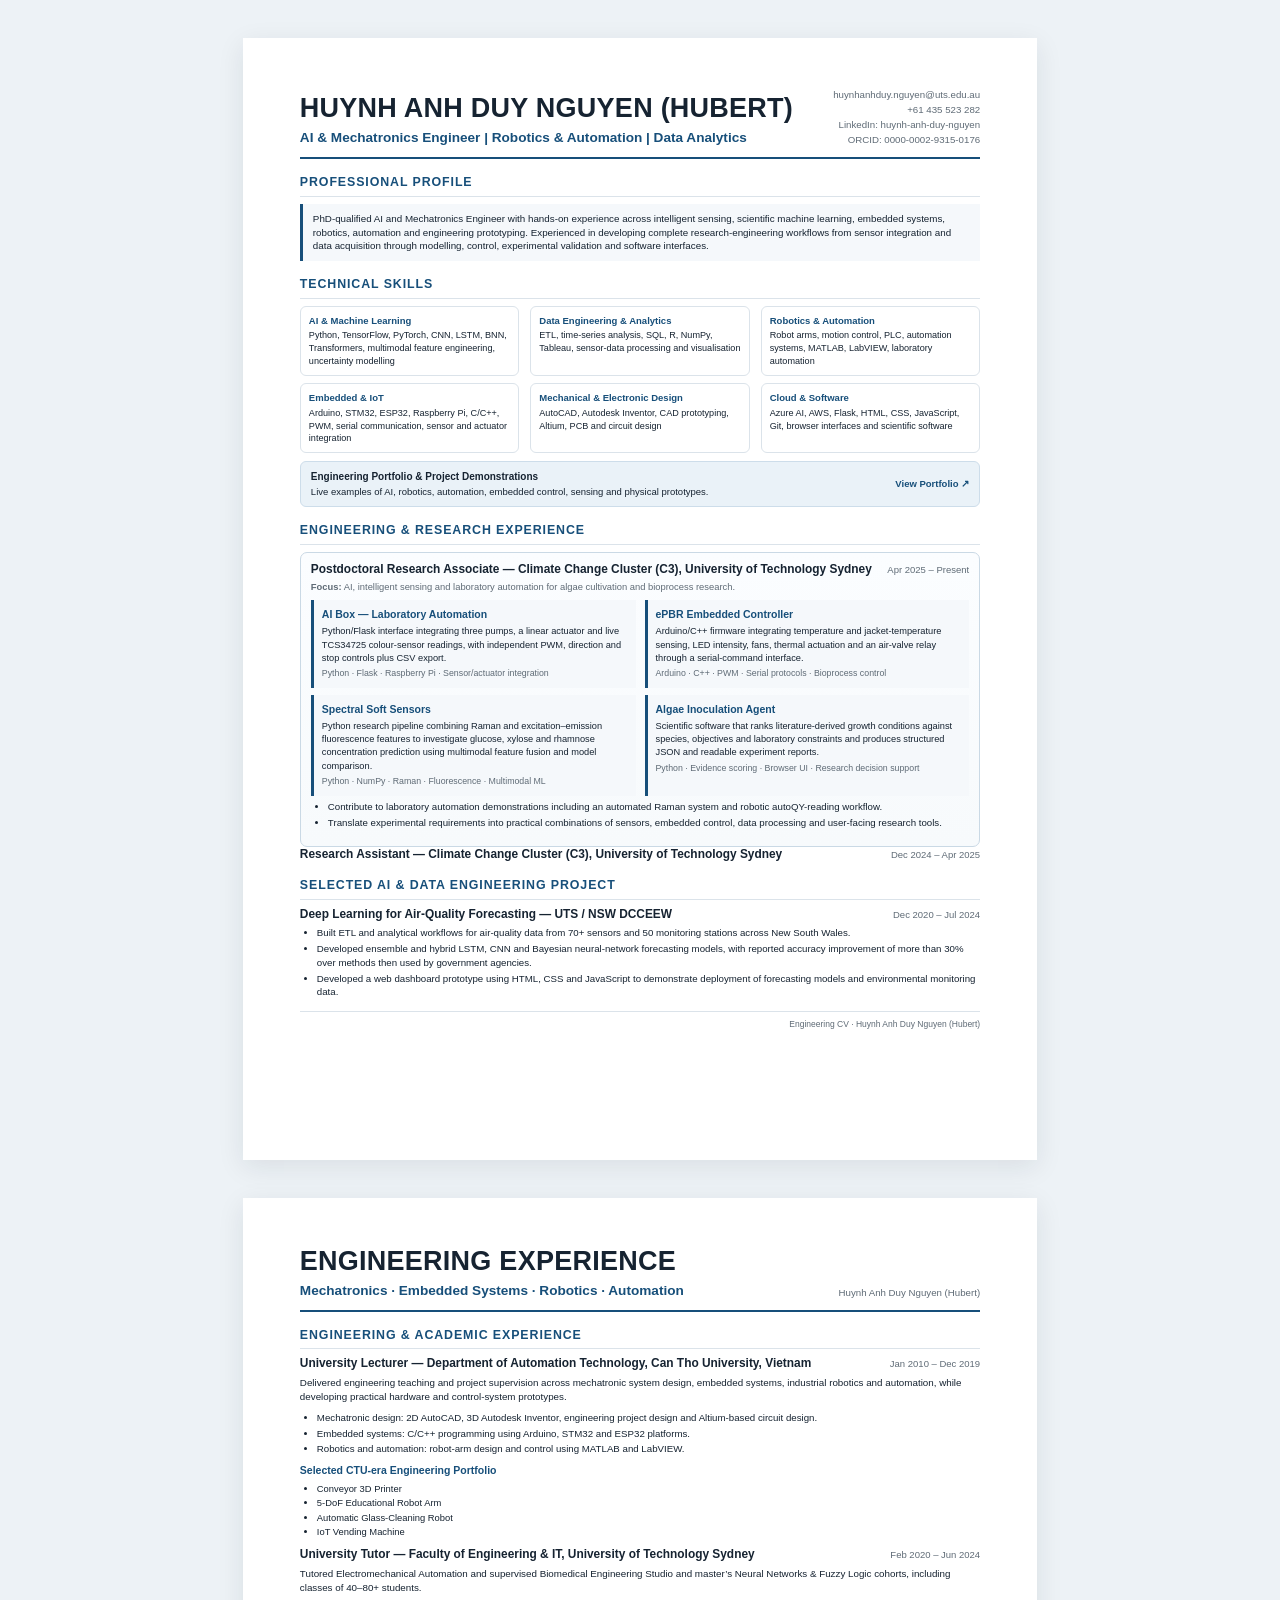
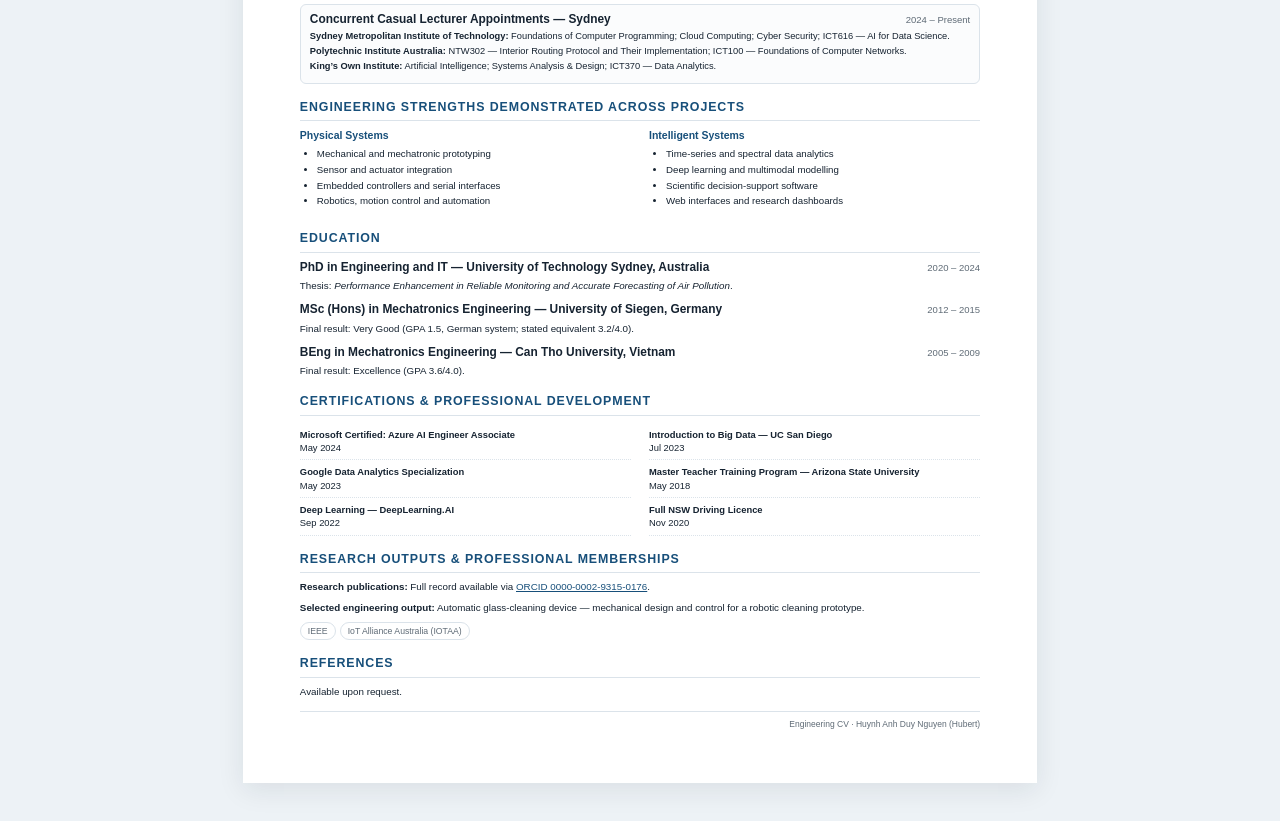
<file: documents/CV_Engineering_AI_Robotics_2026.html>
<!DOCTYPE html>
<html lang="en">
<head>
<meta charset="utf-8">
<meta name="viewport" content="width=device-width, initial-scale=1">
<title>Huynh Anh Duy Nguyen (Hubert) — Engineering, AI & Robotics CV</title>
<style>
:root{
  --ink:#162331;
  --muted:#5f6b76;
  --line:#dbe3ea;
  --paper:#ffffff;
  --soft:#f5f8fb;
  --accent:#174f7a;
  --accent-soft:#eaf2f8;
}
*{box-sizing:border-box}
html{background:#edf2f6}
body{
  margin:0;
  font-family:"Segoe UI",Arial,Helvetica,sans-serif;
  color:var(--ink);
  background:#edf2f6;
  line-height:1.42;
}
.page{
  width:210mm;
  min-height:297mm;
  margin:10mm auto;
  background:var(--paper);
  padding:13mm 15mm 14mm;
  box-shadow:0 7px 26px rgba(22,35,49,.09);
}
header{
  display:grid;
  grid-template-columns:minmax(0,1fr) auto;
  gap:22px;
  align-items:end;
  border-bottom:2.5px solid var(--accent);
  padding-bottom:10px;
  margin-bottom:13px;
}
h1{
  margin:0;
  font-size:27px;
  letter-spacing:.25px;
  line-height:1.05;
}
.role{
  margin-top:5px;
  color:var(--accent);
  font-weight:700;
  font-size:13.6px;
}
.contact{
  text-align:right;
  font-size:9.7px;
  line-height:1.55;
  color:var(--muted);
}
.contact a{color:inherit;text-decoration:none}
h2{
  margin:15px 0 7px;
  padding-bottom:4px;
  color:var(--accent);
  border-bottom:1px solid var(--line);
  text-transform:uppercase;
  letter-spacing:.9px;
  font-size:12.4px;
}
h3{margin:0;font-size:11.9px;line-height:1.3}
h4{margin:0 0 3px;font-size:10.5px;color:var(--accent)}
p{margin:4px 0 7px;font-size:9.8px}
ul{margin:4px 0 7px 17px;padding:0}
li{margin:2px 0;font-size:9.7px}
.profile{
  background:var(--soft);
  border-left:3px solid var(--accent);
  padding:8px 10px;
}
.meta{
  display:flex;
  justify-content:space-between;
  gap:14px;
  align-items:baseline;
  margin-bottom:3px;
}
.meta span{
  white-space:nowrap;
  color:var(--muted);
  font-size:9.5px;
}
.item{margin-bottom:9px}
.compact{margin-top:4px;margin-bottom:5px}
.compact li{margin:1px 0;font-size:9.4px}
.skills{
  display:grid;
  grid-template-columns:1fr 1fr 1fr;
  gap:7px 11px;
}
.skill{
  min-height:50px;
  padding:7px 8px;
  border:1px solid var(--line);
  border-radius:6px;
  background:#fff;
  font-size:9.1px;
}
.skill b{
  display:block;
  color:var(--accent);
  margin-bottom:2px;
  font-size:9.5px;
}
.portfolio{
  margin-top:8px;
  display:flex;
  justify-content:space-between;
  gap:16px;
  align-items:center;
  padding:8px 10px;
  background:var(--accent-soft);
  border:1px solid #cdddea;
  border-radius:6px;
  font-size:9.5px;
}
.portfolio b{display:block;font-size:10px}
.portfolio a{
  color:var(--accent);
  font-weight:700;
  text-decoration:none;
  white-space:nowrap;
}
.lead-role{
  border:1px solid #cad9e5;
  border-radius:7px;
  padding:9px 10px;
  background:linear-gradient(180deg,#fbfdff 0%,#f7fafc 100%);
}
.focus{
  color:var(--muted);
  font-size:9.4px;
  margin:2px 0 7px;
}
.project-grid{
  display:grid;
  grid-template-columns:1fr 1fr;
  gap:7px 9px;
  margin-top:6px;
}
.project-card{
  border-left:3px solid var(--accent);
  background:var(--soft);
  padding:7px 8px;
  min-height:72px;
}
.project-card p{font-size:9.25px;margin:2px 0}
.project-card .tech{
  color:var(--muted);
  font-size:8.8px;
}
.compact-teaching{
  border:1px solid var(--line);
  border-radius:6px;
  padding:7px 9px;
  background:#fbfcfd;
}
.compact-teaching p{margin:2px 0;font-size:9.3px}
.two-col{
  display:grid;
  grid-template-columns:1fr 1fr;
  gap:10px 18px;
}
.cert{
  padding:5px 0;
  border-bottom:1px dotted var(--line);
  font-size:9.4px;
}
.cert b{display:block}
.badges{display:flex;flex-wrap:wrap;gap:4px;margin-top:5px}
.badge{
  border:1px solid var(--line);
  border-radius:999px;
  padding:2px 7px;
  font-size:8.7px;
  color:var(--muted);
}
.small{font-size:9.2px;color:var(--muted)}
a{color:var(--accent)}
.page-note{
  margin-top:12px;
  padding-top:6px;
  border-top:1px solid var(--line);
  font-size:8.5px;
  color:var(--muted);
  text-align:right;
}
@media print{
  html,body{background:#fff}
  .page{
    width:auto;
    min-height:297mm;
    margin:0;
    box-shadow:none;
    break-after:page;
  }
  .page:last-child{break-after:auto}
  a{text-decoration:none;color:inherit}
}
</style>
</head>
<body>

<main class="page">
<header>
  <div>
    <h1>HUYNH ANH DUY NGUYEN (HUBERT)</h1>
    <div class="role">AI &amp; Mechatronics Engineer | Robotics &amp; Automation | Data Analytics</div>
  </div>
  <div class="contact">
    <div><a href="mailto:huynhanhduy.nguyen@uts.edu.au">huynhanhduy.nguyen@uts.edu.au</a></div>
    <div>+61 435 523 282</div>
    <div><a href="https://www.linkedin.com/in/huynh-anh-duy-nguyen/">LinkedIn: huynh-anh-duy-nguyen</a></div>
    <div><a href="https://orcid.org/0000-0002-9315-0176">ORCID: 0000-0002-9315-0176</a></div>
  </div>
</header>

<section>
  <h2>Professional Profile</h2>
  <p class="profile">
    PhD-qualified AI and Mechatronics Engineer with hands-on experience across intelligent sensing,
    scientific machine learning, embedded systems, robotics, automation and engineering prototyping.
    Experienced in developing complete research-engineering workflows from sensor integration and data
    acquisition through modelling, control, experimental validation and software interfaces.
  </p>
</section>

<section>
  <h2>Technical Skills</h2>
  <div class="skills">
    <div class="skill"><b>AI &amp; Machine Learning</b>Python, TensorFlow, PyTorch, CNN, LSTM, BNN, Transformers, multimodal feature engineering, uncertainty modelling</div>
    <div class="skill"><b>Data Engineering &amp; Analytics</b>ETL, time-series analysis, SQL, R, NumPy, Tableau, sensor-data processing and visualisation</div>
    <div class="skill"><b>Robotics &amp; Automation</b>Robot arms, motion control, PLC, automation systems, MATLAB, LabVIEW, laboratory automation</div>
    <div class="skill"><b>Embedded &amp; IoT</b>Arduino, STM32, ESP32, Raspberry Pi, C/C++, PWM, serial communication, sensor and actuator integration</div>
    <div class="skill"><b>Mechanical &amp; Electronic Design</b>AutoCAD, Autodesk Inventor, CAD prototyping, Altium, PCB and circuit design</div>
    <div class="skill"><b>Cloud &amp; Software</b>Azure AI, AWS, Flask, HTML, CSS, JavaScript, Git, browser interfaces and scientific software</div>
  </div>
  <div class="portfolio">
    <div><b>Engineering Portfolio &amp; Project Demonstrations</b>Live examples of AI, robotics, automation, embedded control, sensing and physical prototypes.</div>
    <a href="https://nhaduy99.github.io/portfolio_website/" target="_blank" rel="noopener">View Portfolio ↗</a>
  </div>
</section>

<section>
  <h2>Engineering &amp; Research Experience</h2>
  <div class="lead-role">
    <div class="meta">
      <h3>Postdoctoral Research Associate — Climate Change Cluster (C3), University of Technology Sydney</h3>
      <span>Apr 2025 – Present</span>
    </div>
    <p class="focus"><b>Focus:</b> AI, intelligent sensing and laboratory automation for algae cultivation and bioprocess research.</p>

    <div class="project-grid">
      <div class="project-card">
        <h4>AI Box — Laboratory Automation</h4>
        <p>Python/Flask interface integrating three pumps, a linear actuator and live TCS34725 colour-sensor readings, with independent PWM, direction and stop controls plus CSV export.</p>
        <p class="tech">Python · Flask · Raspberry Pi · Sensor/actuator integration</p>
      </div>

      <div class="project-card">
        <h4>ePBR Embedded Controller</h4>
        <p>Arduino/C++ firmware integrating temperature and jacket-temperature sensing, LED intensity, fans, thermal actuation and an air-valve relay through a serial-command interface.</p>
        <p class="tech">Arduino · C++ · PWM · Serial protocols · Bioprocess control</p>
      </div>

      <div class="project-card">
        <h4>Spectral Soft Sensors</h4>
        <p>Python research pipeline combining Raman and excitation–emission fluorescence features to investigate glucose, xylose and rhamnose concentration prediction using multimodal feature fusion and model comparison.</p>
        <p class="tech">Python · NumPy · Raman · Fluorescence · Multimodal ML</p>
      </div>

      <div class="project-card">
        <h4>Algae Inoculation Agent</h4>
        <p>Scientific software that ranks literature-derived growth conditions against species, objectives and laboratory constraints and produces structured JSON and readable experiment reports.</p>
        <p class="tech">Python · Evidence scoring · Browser UI · Research decision support</p>
      </div>
    </div>

    <ul>
      <li>Contribute to laboratory automation demonstrations including an automated Raman system and robotic autoQY-reading workflow.</li>
      <li>Translate experimental requirements into practical combinations of sensors, embedded control, data processing and user-facing research tools.</li>
    </ul>
  </div>
  <div class="item">
    <div class="meta">
      <h3>Research Assistant — Climate Change Cluster (C3), University of Technology Sydney</h3>
      <span>Dec 2024 – Apr 2025</span>
    </div>
  </div>
</section>

<section>
  <h2>Selected AI &amp; Data Engineering Project</h2>
  <div class="item">
    <div class="meta">
      <h3>Deep Learning for Air-Quality Forecasting — UTS / NSW DCCEEW</h3>
      <span>Dec 2020 – Jul 2024</span>
    </div>
    <ul>
      <li>Built ETL and analytical workflows for air-quality data from 70+ sensors and 50 monitoring stations across New South Wales.</li>
      <li>Developed ensemble and hybrid LSTM, CNN and Bayesian neural-network forecasting models, with reported accuracy improvement of more than 30% over methods then used by government agencies.</li>
      <li>Developed a web dashboard prototype using HTML, CSS and JavaScript to demonstrate deployment of forecasting models and environmental monitoring data.</li>
    </ul>
  </div>
</section>

<div class="page-note">Engineering CV · Huynh Anh Duy Nguyen (Hubert)</div>
</main>


<main class="page">
<header>
  <div>
    <h1>ENGINEERING EXPERIENCE</h1>
    <div class="role">Mechatronics · Embedded Systems · Robotics · Automation</div>
  </div>
  <div class="contact">Huynh Anh Duy Nguyen (Hubert)</div>
</header>

<section>
  <h2>Engineering &amp; Academic Experience</h2>

  <div class="item">
    <div class="meta">
      <h3>University Lecturer — Department of Automation Technology, Can Tho University, Vietnam</h3>
      <span>Jan 2010 – Dec 2019</span>
    </div>
    <p>
      Delivered engineering teaching and project supervision across mechatronic system design, embedded systems,
      industrial robotics and automation, while developing practical hardware and control-system prototypes.
    </p>
    <ul>
      <li>Mechatronic design: 2D AutoCAD, 3D Autodesk Inventor, engineering project design and Altium-based circuit design.</li>
      <li>Embedded systems: C/C++ programming using Arduino, STM32 and ESP32 platforms.</li>
      <li>Robotics and automation: robot-arm design and control using MATLAB and LabVIEW.</li>
    </ul>

    <h4>Selected CTU-era Engineering Portfolio</h4>
    <ul class="compact">
      <li>Conveyor 3D Printer</li>
      <li>5-DoF Educational Robot Arm</li>
      <li>Automatic Glass-Cleaning Robot</li>
      <li>IoT Vending Machine</li>
    </ul>
  </div>

  <div class="item">
    <div class="meta">
      <h3>University Tutor — Faculty of Engineering &amp; IT, University of Technology Sydney</h3>
      <span>Feb 2020 – Jun 2024</span>
    </div>
    <p>Tutored Electromechanical Automation and supervised Biomedical Engineering Studio and master’s Neural Networks &amp; Fuzzy Logic cohorts, including classes of 40–80+ students.</p>
  </div>

  <div class="compact-teaching">
    <div class="meta">
      <h3>Concurrent Casual Lecturer Appointments — Sydney</h3>
      <span>2024 – Present</span>
    </div>
    <p><b>Sydney Metropolitan Institute of Technology:</b> Foundations of Computer Programming; Cloud Computing; Cyber Security; ICT616 — AI for Data Science.</p>
    <p><b>Polytechnic Institute Australia:</b> NTW302 — Interior Routing Protocol and Their Implementation; ICT100 — Foundations of Computer Networks.</p>
    <p><b>King’s Own Institute:</b> Artificial Intelligence; Systems Analysis &amp; Design; ICT370 — Data Analytics.</p>
  </div>
</section>

<section>
  <h2>Engineering Strengths Demonstrated Across Projects</h2>
  <div class="two-col">
    <div>
      <h4>Physical Systems</h4>
      <ul>
        <li>Mechanical and mechatronic prototyping</li>
        <li>Sensor and actuator integration</li>
        <li>Embedded controllers and serial interfaces</li>
        <li>Robotics, motion control and automation</li>
      </ul>
    </div>
    <div>
      <h4>Intelligent Systems</h4>
      <ul>
        <li>Time-series and spectral data analytics</li>
        <li>Deep learning and multimodal modelling</li>
        <li>Scientific decision-support software</li>
        <li>Web interfaces and research dashboards</li>
      </ul>
    </div>
  </div>
</section>

<section>
  <h2>Education</h2>
  <div class="item">
    <div class="meta"><h3>PhD in Engineering and IT — University of Technology Sydney, Australia</h3><span>2020 – 2024</span></div>
    <p>Thesis: <em>Performance Enhancement in Reliable Monitoring and Accurate Forecasting of Air Pollution</em>.</p>
  </div>
  <div class="item">
    <div class="meta"><h3>MSc (Hons) in Mechatronics Engineering — University of Siegen, Germany</h3><span>2012 – 2015</span></div>
    <p>Final result: Very Good (GPA 1.5, German system; stated equivalent 3.2/4.0).</p>
  </div>
  <div class="item">
    <div class="meta"><h3>BEng in Mechatronics Engineering — Can Tho University, Vietnam</h3><span>2005 – 2009</span></div>
    <p>Final result: Excellence (GPA 3.6/4.0).</p>
  </div>
</section>

<section>
  <h2>Certifications &amp; Professional Development</h2>
  <div class="two-col">
    <div>
      <div class="cert"><b>Microsoft Certified: Azure AI Engineer Associate</b>May 2024</div>
      <div class="cert"><b>Google Data Analytics Specialization</b>May 2023</div>
      <div class="cert"><b>Deep Learning — DeepLearning.AI</b>Sep 2022</div>
    </div>
    <div>
      <div class="cert"><b>Introduction to Big Data — UC San Diego</b>Jul 2023</div>
      <div class="cert"><b>Master Teacher Training Program — Arizona State University</b>May 2018</div>
      <div class="cert"><b>Full NSW Driving Licence</b>Nov 2020</div>
    </div>
  </div>
</section>

<section>
  <h2>Research Outputs &amp; Professional Memberships</h2>
  <p><b>Research publications:</b> Full record available via <a href="https://orcid.org/0000-0002-9315-0176">ORCID 0000-0002-9315-0176</a>.</p>
  <p><b>Selected engineering output:</b> Automatic glass-cleaning device — mechanical design and control for a robotic cleaning prototype.</p>
  <div class="badges">
    <span class="badge">IEEE</span>
    <span class="badge">IoT Alliance Australia (IOTAA)</span>
  </div>
</section>

<section>
  <h2>References</h2>
  <p>Available upon request.</p>
</section>

<div class="page-note">Engineering CV · Huynh Anh Duy Nguyen (Hubert)</div>
</main>

</body>
</html>
</file>
<file: styles.css>
@import url('https://fonts.googleapis.com/css2?family=DM+Sans:wght@400;500;600;700&family=Manrope:wght@400;500;600;700;800&display=swap');
:root{--ink:#132124;--muted:#526468;--paper:#f8fafb;--line:#d6e0e3;--accent:#006b59;--mint:#bded78}
*{box-sizing:border-box}
html{scroll-behavior:smooth;scroll-padding-top:100px}
body{margin:0;background:var(--paper);color:var(--ink);font:16px/1.65 'DM Sans',sans-serif}
a{color:inherit;text-underline-offset:5px}
a:hover{color:var(--accent)}
a:focus-visible,summary:focus-visible{outline:3px solid #cb6400;outline-offset:5px}
header,main,footer{max-width:1320px;margin:auto}
header{padding:27px 48px;display:flex;justify-content:space-between;align-items:center;border-bottom:1px solid var(--line);gap:24px}
.brand{font:800 28px 'Manrope',sans-serif;text-decoration:none;display:flex;align-items:center;gap:16px}
.brand span{font:700 13px 'DM Sans',sans-serif;letter-spacing:.08em}
nav{display:flex;gap:30px;font-size:14px}
nav a{text-decoration:none}
.contact-link{font-weight:700}
.hero{display:grid;grid-template-columns:1.45fr 1fr;gap:90px;padding:84px 48px 68px}
.eyebrow{font-size:12px;font-weight:700;letter-spacing:.14em;margin:0 0 26px}
h1,h2,h3{font-family:'Manrope',sans-serif;line-height:1.15;letter-spacing:-.04em}
h1{font-size:clamp(50px,6.5vw,86px);font-weight:600;margin:0 0 30px}
em{color:var(--accent);font-style:normal}
h2{font-size:clamp(30px,3.2vw,44px);margin:0}
h3{font-size:26px;font-weight:600;margin:0 0 20px}
.intro{font-size:20px;max-width:530px;margin:0 0 20px}
.location{font-size:14px;color:var(--muted);max-width:470px}
.actions{display:flex;align-items:center;gap:24px;flex-wrap:wrap;margin-top:32px}
.button{background:var(--ink);color:white;text-decoration:none;padding:16px 22px;display:inline-flex;gap:30px;font-size:14px;font-weight:600;border-radius:3px}
.button:hover{background:var(--accent);color:white}
.text-link{font-size:14px;font-weight:600}
.hero-aside{background:#123831;color:#eff9f5;padding:34px 36px;align-self:center;border-radius:4px}
.hero-aside>.eyebrow{color:#b6cec6}
.discipline{border-top:1px solid #406158;padding:20px 0}
.discipline span{font-size:12px;color:#b8dca0;letter-spacing:.08em}
.discipline h2{font-size:25px;margin:8px 0 10px;letter-spacing:-.025em}
.discipline p{font-size:14px;color:#d2e2dc;margin:0;line-height:1.6}
.hero-aside>a{display:block;font-size:14px;margin-top:10px;color:var(--mint)}
.credentials{margin:0 48px;display:grid;grid-template-columns:repeat(3,1fr);padding:25px 0;border-block:1px solid var(--line);gap:24px;font-size:13px;color:var(--muted)}
.credentials strong{display:block;font-size:15px;color:var(--ink);font-weight:500}
section:not(.hero){padding:80px 48px}
.section-head{display:flex;justify-content:space-between;gap:40px;align-items:end;margin-bottom:40px}
.section-head .eyebrow{margin-bottom:17px;color:var(--accent)}
.section-head>p{max-width:300px;color:var(--muted);margin:0}
.projects{display:grid;grid-template-columns:1fr 1fr;gap:22px}
.project{border:1px solid var(--line);background:white;padding:32px;display:flex;flex-direction:column;border-radius:4px}
.project.featured{background:#e9f4ed;border-color:#c5ddce}
.project-top{display:flex;justify-content:space-between;gap:20px;font-size:12px;letter-spacing:.06em;color:var(--muted);margin-bottom:38px}
.project h3{font-size:32px;margin-bottom:14px}
.project-lead{font-weight:600;color:var(--ink)!important}
.project p{color:var(--muted);margin:0 0 18px}
.tags{display:flex;gap:7px;flex-wrap:wrap;margin:6px 0 24px}
.tags span{font-size:12px;padding:4px 10px;background:#edf1f3;border-radius:3px}
.featured .tags span{background:#d8e9de}
details{margin-bottom:24px;font-size:14px}
summary{cursor:pointer;text-decoration:underline;text-underline-offset:5px}
details p{margin-top:14px!important}
.project-link{font-size:14px;font-weight:700;margin-top:auto;align-self:start}
.research{background:#edf2f5}
.research-row{display:grid;grid-template-columns:40px 1fr 1.3fr;gap:28px;padding:30px 0;border-top:1px solid #cad7dd}
.research-row>span{font-size:13px;color:var(--muted)}
.research-row h3{font-size:24px;margin:0}
.research-row p{margin:0;color:var(--muted)}
.research-row a{font-size:14px;display:inline-block;margin-top:12px}
.skills-grid{display:grid;grid-template-columns:repeat(3,1fr);gap:32px}
.skills-grid>div{border-top:2px solid var(--accent);padding-top:24px}
.skill-no{font-size:12px;letter-spacing:.08em;color:var(--accent)}
.skills-grid h3{margin-top:24px;font-size:24px}
.skills-grid p{color:var(--muted)}
.skills-grid a{font-size:14px}
.background{display:grid;grid-template-columns:1.2fr 1fr;gap:90px;border-top:1px solid var(--line)}
.background>div>p:not(.eyebrow){color:var(--muted)}
.education>div{border-top:1px solid var(--line);padding:20px 0}
.education p{font-size:14px;color:var(--muted);margin:8px 0}
.contact{background:var(--ink);color:white}
.contact em{color:var(--mint)}
.contact>p:not(.eyebrow){max-width:600px;color:#ccd9dd}
.contact .button{background:var(--mint);color:var(--ink)}
.contact a:hover{color:white}
.contact .button:hover{background:white;color:var(--ink)}
footer{padding:28px 48px;display:flex;justify-content:space-between;gap:20px;font-size:12px;color:var(--muted)}
.skip{position:absolute;top:-100px;background:white;padding:10px}
.skip:focus{top:0}
@media(max-width:900px){header{padding:22px 24px;flex-wrap:wrap}
nav{gap:20px}
.hero{gap:30px;padding:60px 24px}
.hero-aside{padding:26px}
.credentials{margin:0 24px}
section:not(.hero){padding:60px 24px}
.skills-grid{gap:22px}
.background{gap:35px}
footer{padding:24px}
}
@media(max-width:650px){header{gap:18px}
.brand{font-size:24px}
nav{width:100%;justify-content:space-between;gap:10px;font-size:13px}
.hero{grid-template-columns:1fr;padding-top:45px}
.hero-aside{margin-top:12px}
.eyebrow{font-size:12px;letter-spacing:.08em}
h1{font-size:56px}
.credentials{grid-template-columns:1fr;gap:16px}
.credentials strong{display:inline;margin-left:10px}
.section-head{display:block}
.section-head>p,.section-head>a{display:block;margin-top:22px}
.projects,.skills-grid,.background{grid-template-columns:1fr}
.project{padding:24px}
.research-row{grid-template-columns:25px 1fr;gap:16px}
.research-row>p,.research-row>div{grid-column:2}
.skills-grid{gap:35px}
.background{gap:30px}
footer{flex-wrap:wrap}
.contact h2 br{display:none}
.actions{gap:20px}
}
@media(prefers-reduced-motion:reduce){html{scroll-behavior:auto}
}
@media print{header,footer,.actions{display:none}
section:not(.hero),.hero{padding:25px 0}
.project{break-inside:avoid}
.hero-aside,.contact{background:white;color:#132124}
.hero-aside p,.hero-aside a,.hero-aside span{color:#132124}
.contact em{color:#006b59}
}


.hero-aside.portrait-aside{padding:0;overflow:hidden}
.profile-portrait{display:block;width:100%;height:auto;aspect-ratio:1;object-fit:cover}
.portrait-caption{padding:22px 26px;display:flex;flex-direction:column;gap:4px}
.portrait-caption strong{font-size:21px}
.portrait-caption span{font-size:14px;color:#d2e2dc}
.portrait-approach{padding:0 26px 24px;margin:0}
.portrait-approach summary{color:#bded78;margin-bottom:20px}
.portrait-approach>.eyebrow{margin-top:24px}
.portrait-approach>a{color:#bded78}


.brand{min-width:0}
.brand span{max-width:25rem;line-height:1.5}
@media(max-width:1100px){header{flex-wrap:wrap}
}


.engineering-background{display:block}
.engineering-background>div{max-width:760px}
.credentials-section{background:#edf2f5}
.degree-summary{display:grid;grid-template-columns:1.5fr 1fr 1fr;gap:32px;margin-bottom:40px}
.degree-summary>div{border-top:2px solid #006b59;padding-top:24px}
.degree-summary .eyebrow{display:block;margin-bottom:18px}
.degree-summary h3{font-size:23px}
.degree-summary p{color:#526468}
.thesis{font-size:14px}
.document-grid{display:grid;grid-template-columns:1fr 1fr;gap:26px}
.document-card{background:white;border:1px solid #d6e0e3;border-radius:4px;overflow:hidden}
.document-preview{display:flex;align-items:center;justify-content:center;height:340px;padding:24px;background:#e2e9ed;border-bottom:1px solid #d6e0e3}
.document-preview img{display:block;width:100%;height:100%;object-fit:contain}
.document-copy{padding:28px}
.document-copy .eyebrow{color:#006b59;margin-bottom:16px}
.document-copy h3{font-size:25px}
.document-copy p{color:#526468}
.document-actions{display:flex;gap:18px;flex-wrap:wrap;font-size:14px;font-weight:600}
.research-photo{margin:0 0 38px;float:right;width:32%;margin-left:36px}
.research-photo img{width:100%;height:auto;display:block;border-radius:4px}
.research-photo figcaption{font-size:13px;color:#526468;margin-top:10px}
.research .research-row{grid-template-columns:24px 1fr}
.research .research-row>p,.research .research-row>div{grid-column:2}
.research:after{content:'';display:block;clear:both}
@media(max-width:800px){.degree-summary{grid-template-columns:1fr}
.document-grid{grid-template-columns:1fr}
.research-photo{float:none;width:min(100%,360px);margin:0 auto 32px}
.document-preview{height:320px}
}
@media print{.document-preview{height:250px}
.document-card{break-inside:avoid}
}


.epbr-project{grid-column:1/-1}
.epbr-gallery{display:grid;grid-template-columns:repeat(3,minmax(0,1fr));gap:20px;margin:10px 0 30px}
.epbr-gallery figure{margin:0;min-width:0;border:1px solid #d6e0e3;background:#f8fafb;border-radius:4px;overflow:hidden}
.epbr-gallery figure>a{display:block;background:#e8edef;padding:12px}
.epbr-gallery img{display:block;width:100%;height:270px;object-fit:contain}
.epbr-gallery figcaption{padding:16px}
.epbr-gallery strong{display:block;font-size:16px}
.epbr-gallery span{display:block;font-size:13px;color:#526468;margin:6px 0 12px}
.epbr-gallery figcaption a{font-size:14px}
@media(max-width:800px){.epbr-gallery{grid-template-columns:1fr}
.epbr-gallery img{height:300px}
}


.epbr-thumbnail{display:block;background:#e8edef;border-radius:4px;overflow:hidden;margin:0 0 26px}
.epbr-thumbnail img{display:block;width:100%;height:320px;object-fit:cover}
.epbr-gallery-toggle{margin-top:10px}
.epbr-gallery-toggle>.epbr-gallery{margin-top:22px}
@media(max-width:650px){.epbr-thumbnail img{height:260px}
}


.engineering-background>div{max-width:none}
.hardware-grid{display:grid;grid-template-columns:repeat(2,minmax(0,1fr));gap:26px;align-items:start}
.hardware-card{min-width:0;border:1px solid #d6e0e3;background:white;border-radius:4px;overflow:hidden}
.hardware-thumb{display:block;background:#e8edef;overflow:hidden}
.hardware-thumb img{display:block;width:100%;height:290px;object-fit:cover;transition:transform .35s ease}
.hardware-thumb:hover img{transform:scale(1.025)}
.hardware-copy{padding:28px}
.hardware-copy>.eyebrow{font-size:12px;color:#006b59;margin-bottom:16px}
.hardware-copy h3{font-size:27px}
.hardware-copy>p:not(.eyebrow){color:#526468}
.hardware-copy details{margin:24px 0}
.hardware-gallery{display:grid;grid-template-columns:repeat(2,minmax(0,1fr));gap:14px;margin-top:22px}
.hardware-gallery figure{margin:0;min-width:0}
.hardware-gallery img{display:block;width:100%;height:160px;object-fit:contain;background:#edf2f5}
.hardware-gallery figcaption,.hardware-video figcaption{font-size:13px;color:#526468;line-height:1.5;margin-top:8px}
.hardware-video{margin:24px 0 0}
.hardware-video video{display:block;width:100%;max-height:360px;background:#132124}
@media(max-width:700px){.hardware-grid{grid-template-columns:1fr}
.hardware-copy{padding:22px}
.hardware-thumb img{height:260px}
}
@media(max-width:400px){.hardware-gallery{grid-template-columns:1fr}
}

/* Project image carousels */
.carousel-shell{position:relative;margin-top:22px}
.carousel-shell .epbr-gallery,.carousel-shell .hardware-gallery{display:flex!important;grid-template-columns:none!important;gap:14px;margin:0;overflow-x:auto;scroll-snap-type:x mandatory;scroll-behavior:smooth;scrollbar-width:none;overscroll-behavior-x:contain}
.carousel-shell .epbr-gallery::-webkit-scrollbar,.carousel-shell .hardware-gallery::-webkit-scrollbar{display:none}
.carousel-shell figure{flex:0 0 100%;scroll-snap-align:start;scroll-snap-stop:always}
.carousel-shell .hardware-gallery img{height:260px}
.carousel-controls{display:flex;align-items:center;justify-content:space-between;gap:14px;margin-top:14px}
.carousel-buttons{display:flex;gap:8px}
.carousel-button{width:42px;height:42px;border:1px solid #b9c8cc;border-radius:50%;background:#fff;color:#17363a;font-size:20px;line-height:1;cursor:pointer;transition:background .2s,color .2s,border-color .2s}
.carousel-button:hover:not(:disabled){background:#006b59;border-color:#006b59;color:#fff}
.carousel-button:disabled{opacity:.35;cursor:not-allowed}
.carousel-status{color:#526468;font-size:13px;letter-spacing:.08em;font-variant-numeric:tabular-nums}
.carousel-dots{display:flex;gap:7px;align-items:center}
.carousel-dot{width:7px;height:7px;padding:0;border:0;border-radius:50%;background:#b9c8cc;cursor:pointer}
.carousel-dot[aria-current="true"]{width:22px;border-radius:8px;background:#006b59}
@media(max-width:650px){.carousel-shell .epbr-gallery img,.carousel-shell .hardware-gallery img{height:240px}}
/* Contemporary research portfolio */
:root{--ink:#14263b;--muted:#516476;--paper:#fafaf7;--accent:#087f80;--line:#dce4e9}
body{font-size:16px}header{position:sticky;top:0;z-index:20;background:rgba(250,250,247,.97);padding:20px 36px;max-width:none;box-shadow:0 2px 20px #14263b08}.brand span{letter-spacing:.04em}.hero{gap:48px;align-items:center;padding-top:64px}.hero h1{font-size:clamp(42px,5.4vw,72px);letter-spacing:-.055em}.hero .eyebrow{line-height:1.8;font-size:13px;max-width:480px}.hero .intro{font-size:22px}.portrait-aside{border-radius:28px;overflow:hidden;box-shadow:0 24px 64px #14263b20}.profile-portrait{object-fit:cover}.button{border-radius:100px;padding:17px 26px;background:var(--accent)}.credentials{background:#edf4f4;border:0;border-radius:18px;padding:24px 30px}.eyebrow,.skill-no{font-size:13px}.tags span{font-size:13px;border-radius:30px}.highlight-grid{display:grid;grid-template-columns:repeat(3,minmax(0,1fr));gap:22px}.highlight-grid>a{display:flex;flex-direction:column;text-decoration:none;background:white;border:1px solid var(--line);border-radius:22px;overflow:hidden;padding-bottom:22px;transition:transform .2s,box-shadow .2s}.highlight-grid>a:hover{transform:translateY(-4px);box-shadow:0 15px 36px #14263b12}.highlight-grid img{width:100%;height:220px;object-fit:cover}.highlight-grid span,.highlight-grid h3,.highlight-grid p{margin:18px 24px 0}.highlight-grid span{font-size:12px;letter-spacing:.06em}.highlight-grid h3{font-size:24px}.highlight-grid p{color:var(--muted);font-size:16px}.highlight-grid .highlight-type{margin:0;padding:58px 24px;height:220px;background:#14263b;color:#65ded1;font-size:46px;display:flex;align-items:center}.project,.hardware-card{border-radius:22px;box-shadow:0 8px 28px #14263b06;overflow:hidden}.project.featured{background:white;border-color:var(--line)}.project-top{margin-bottom:22px}.hardware-grid,.projects{gap:28px}.project-story{font-size:15px;border-top:1px solid var(--line);margin:24px 0 0;padding-top:20px}.project-story>div{margin-bottom:14px}.project-story dt{font-size:12px;font-weight:700;text-transform:uppercase;letter-spacing:.08em;color:var(--accent)}.project-story dd{margin:5px 0 0;color:var(--muted)}.project-filters{display:flex;gap:10px;flex-wrap:wrap;margin-bottom:16px}.project-filters button{border:1px solid var(--line);background:white;color:var(--ink);border-radius:30px;padding:12px 20px;font:inherit;cursor:pointer}.project-filters button[aria-pressed=true]{background:var(--ink);color:white}.filter-count{color:var(--muted);font-size:14px;margin-bottom:26px}[hidden]{display:none!important}.carousel-shell{min-width:0;margin:0 0 24px}.hardware-card>.carousel-shell{margin:0}.carousel-shell .hardware-gallery,.carousel-shell .epbr-gallery{position:relative}.carousel-shell figure{margin:0;border:0}.carousel-shell img{object-fit:contain;background:#edf2f5}.carousel-shell .hardware-gallery img,.carousel-shell .epbr-gallery img{height:320px}.carousel-controls{padding:0 18px 18px}.hardware-gallery figcaption{padding:0 20px}.carousel-dot{width:26px;height:26px;border:8px solid white;background:#9bb4be}.carousel-dot[aria-current=true]{width:32px}.hardware-copy{padding:28px}.research{border-radius:28px;margin:0 24px}.research-photo{max-width:650px;margin:0 0 36px}.research-photo img{max-height:360px;object-fit:cover;border-radius:18px}.skills-grid>div{padding:26px;background:white;border:1px solid var(--line);border-radius:20px}.publication-list{margin-top:42px;display:grid;gap:16px}.publication-list>a{padding:26px;background:white;border-radius:18px;text-decoration:none}.publication-list h3{font-size:22px}.publication-list p{color:var(--muted)}.publication-list span{color:var(--accent);font-weight:600}.experience-row{display:grid;grid-template-columns:180px 1fr;gap:26px;border-top:1px solid var(--line);padding-top:28px}.experience-row>span{color:var(--accent);font-size:14px}.degree-summary{gap:20px}.document-card{border-radius:20px;overflow:hidden}.document-preview img{height:220px!important;object-fit:contain}.contact{background:#14263b;color:white;border-radius:28px;margin:24px}.contact em{color:#62d3cc}.contact p,.contact a{color:inherit}.contact .button{background:#62d3cc;color:#14263b}.menu-toggle{display:none}button:focus-visible,a:focus-visible{outline:3px solid #c87517;outline-offset:4px}dialog{width:min(95vw,1000px);max-height:94vh;border:0;border-radius:18px;padding:20px;overflow:auto}dialog::backdrop{background:#081625d9}dialog img{display:block;max-width:100%;height:auto;margin:auto}dialog .close-dialog{position:sticky;top:0;display:block;margin:0 0 16px auto;min-height:44px;background:#14263b;color:white;border:0;border-radius:30px;padding:12px 20px;font:inherit;cursor:pointer}
@media(max-width:900px){.menu-toggle{display:block;border:1px solid var(--line);border-radius:24px;background:white;padding:10px 18px;font:inherit}header{flex-wrap:wrap;padding:16px 22px}header nav{display:none;width:100%;flex-wrap:wrap;padding:14px 0;gap:18px}header nav.open{display:flex}.hero{gap:28px}.highlight-grid{grid-template-columns:1fr}.highlight-grid>a{display:grid;grid-template-columns:40% 1fr;padding:0 0 18px}.highlight-grid img,.highlight-grid .highlight-type{grid-row:1/4;height:100%;min-height:210px}.highlight-grid h3{font-size:24px}.research{margin:0 12px}.brand span{font-size:12px}}
@media(max-width:650px){.hero{grid-template-columns:1fr;padding:40px 22px}.hero h1{font-size:44px}.hero .intro{font-size:19px}.portrait-aside{max-width:100%;width:100%}.profile-portrait{max-height:390px}.credentials{margin:0 22px;padding:20px;gap:16px}.projects,.hardware-grid,.skills-grid,.degree-summary,.document-grid{grid-template-columns:1fr}section:not(.hero){padding:50px 22px}.section-head{display:block}.section-head>p{margin-top:18px}.project{padding:22px}.highlight-grid>a{display:flex}.highlight-grid img{height:220px}.highlight-grid .highlight-type{height:180px;min-height:180px}.experience-row{grid-template-columns:1fr}.contact{margin:12px}.carousel-shell .hardware-gallery img,.carousel-shell .epbr-gallery img{height:260px}.project-filters{gap:8px}.project-filters button{padding:10px 14px;font-size:14px}h2{font-size:32px}}
@media(prefers-reduced-motion:reduce){html,.carousel-shell .hardware-gallery,.carousel-shell .epbr-gallery{scroll-behavior:auto}*,*::before,*::after{transition:none!important}}

/* C3 SRA November 2026 additions */
.sra-video-grid{display:grid;grid-template-columns:1fr 1fr;gap:24px;align-items:start}.sra-video-grid video{width:100%;max-height:480px;object-fit:contain;border-radius:12px}.sra-source{font-size:13px;margin-top:24px!important}.sra-update{font-size:14px}.sra-video-grid .hardware-video{margin:0}.sra-video-grid figcaption{padding:12px 0}.sra-video-grid strong{color:var(--ink)}@media(max-width:700px){.sra-video-grid{grid-template-columns:1fr}}
</file>
